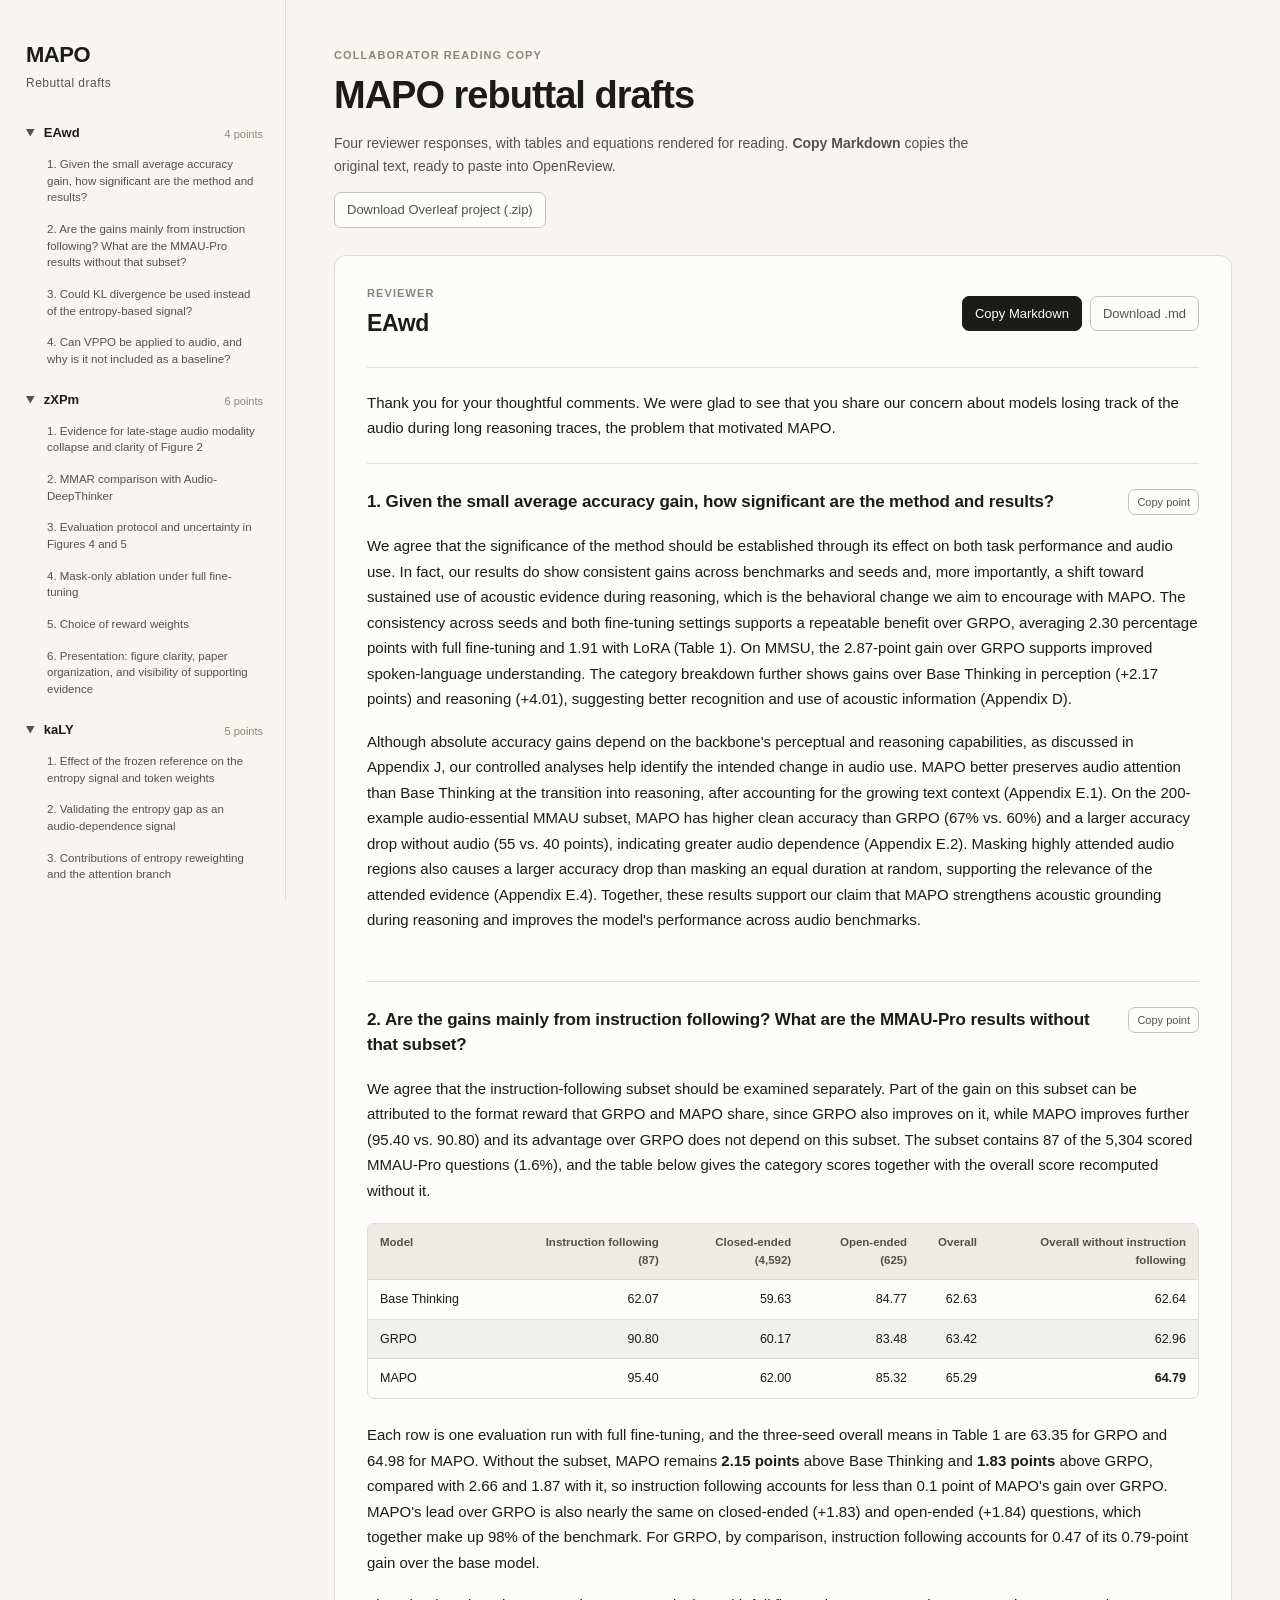
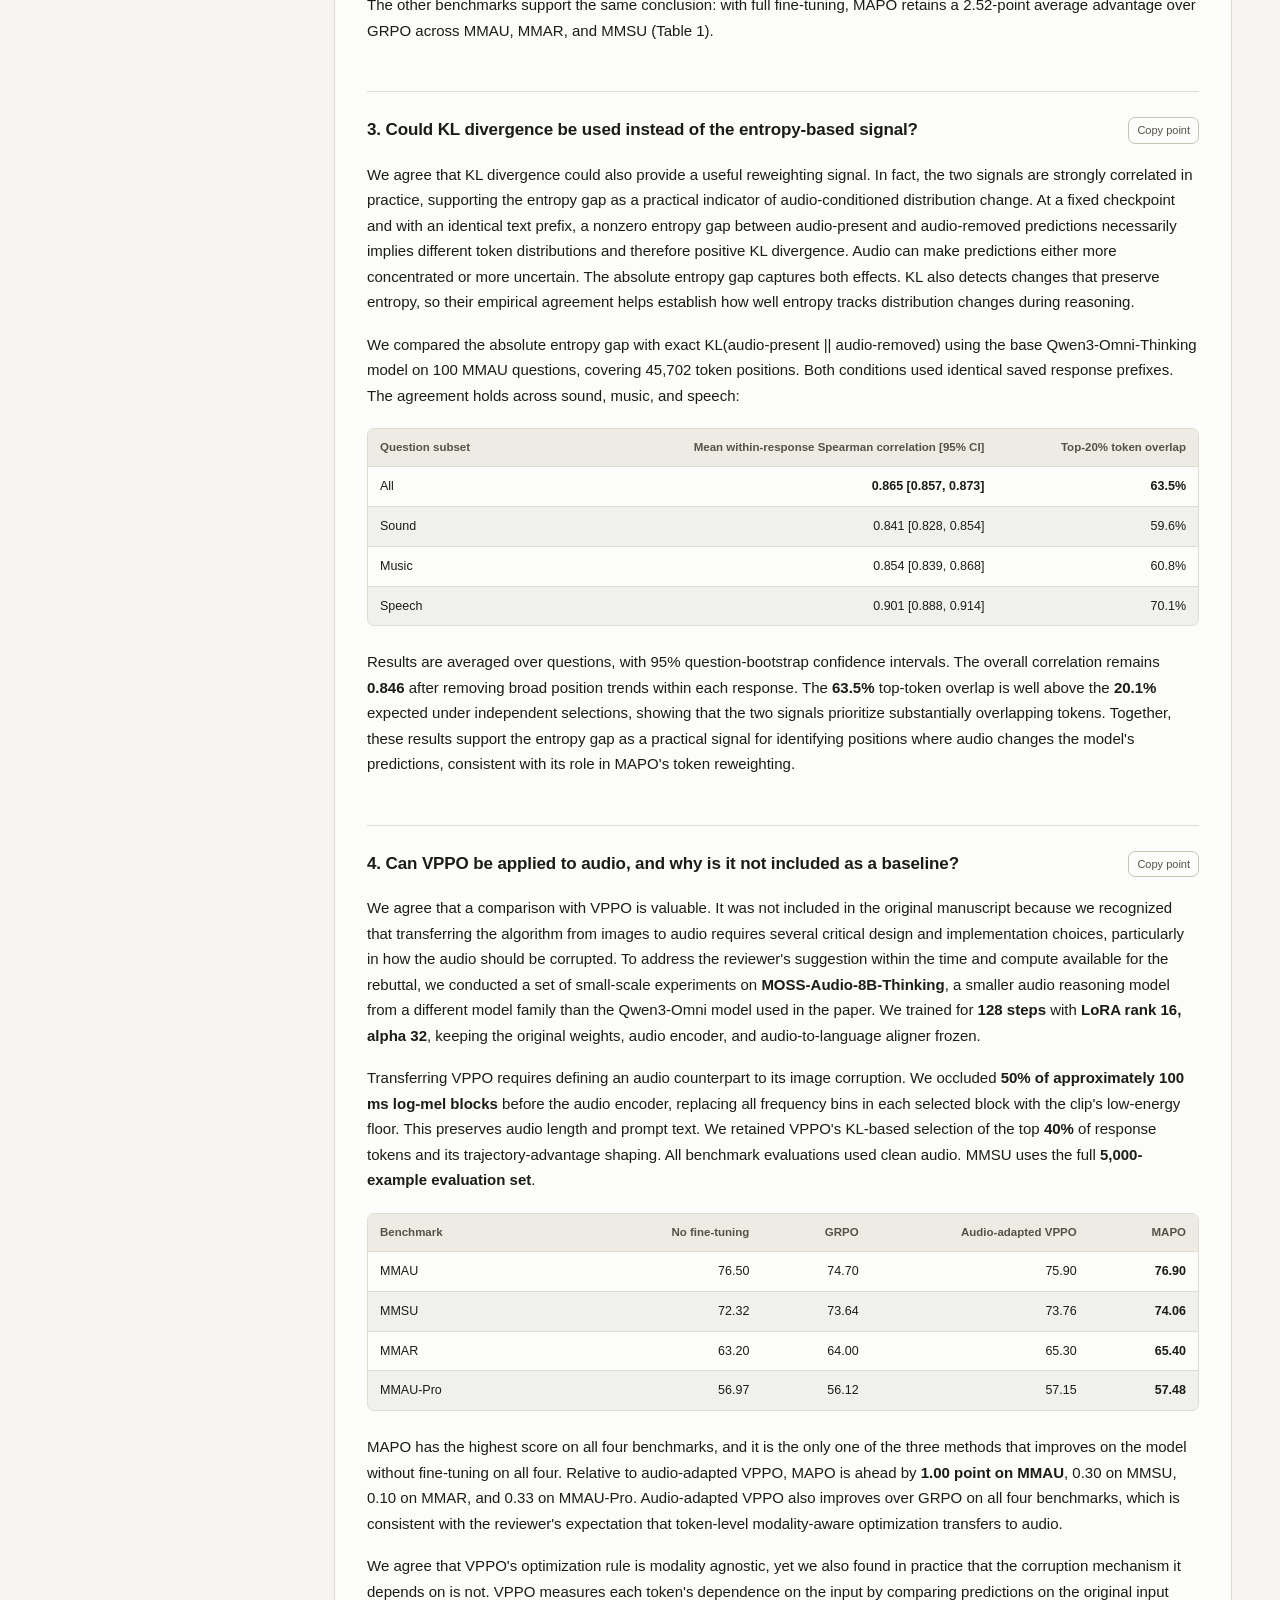
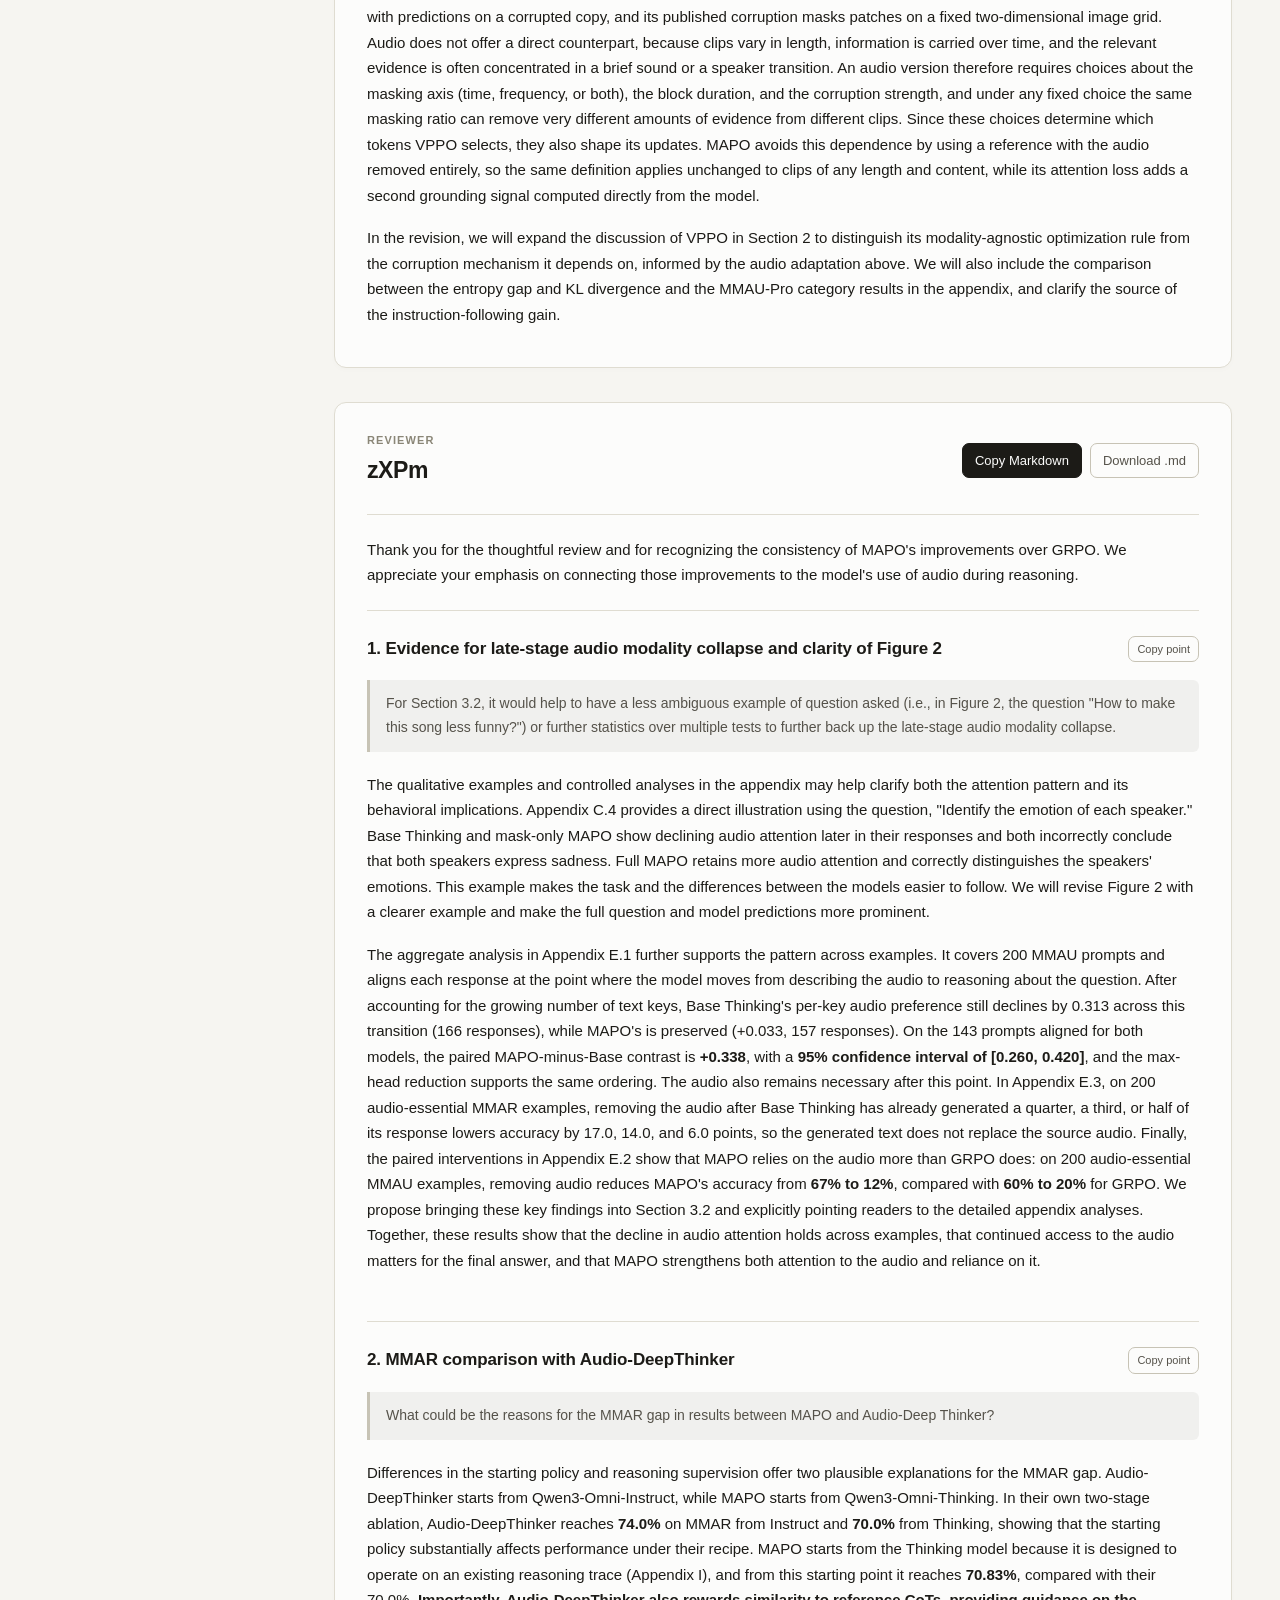
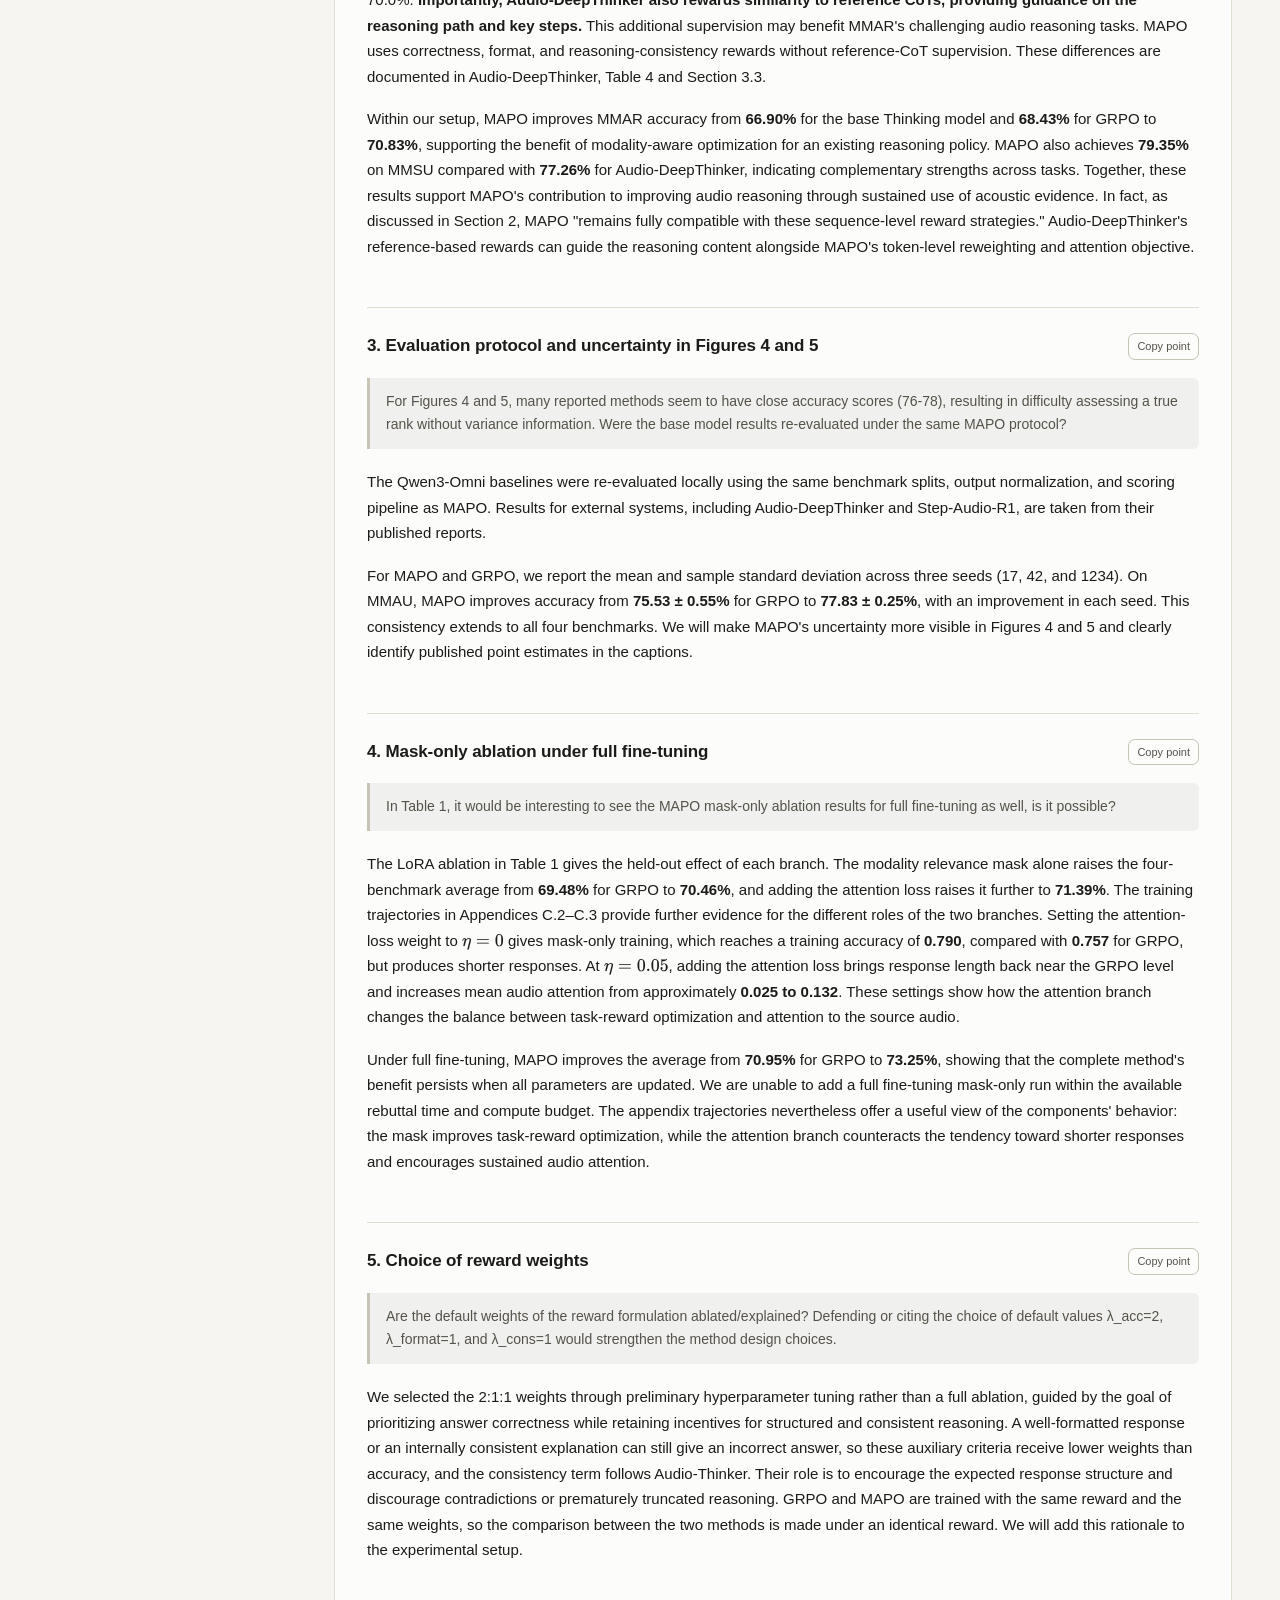
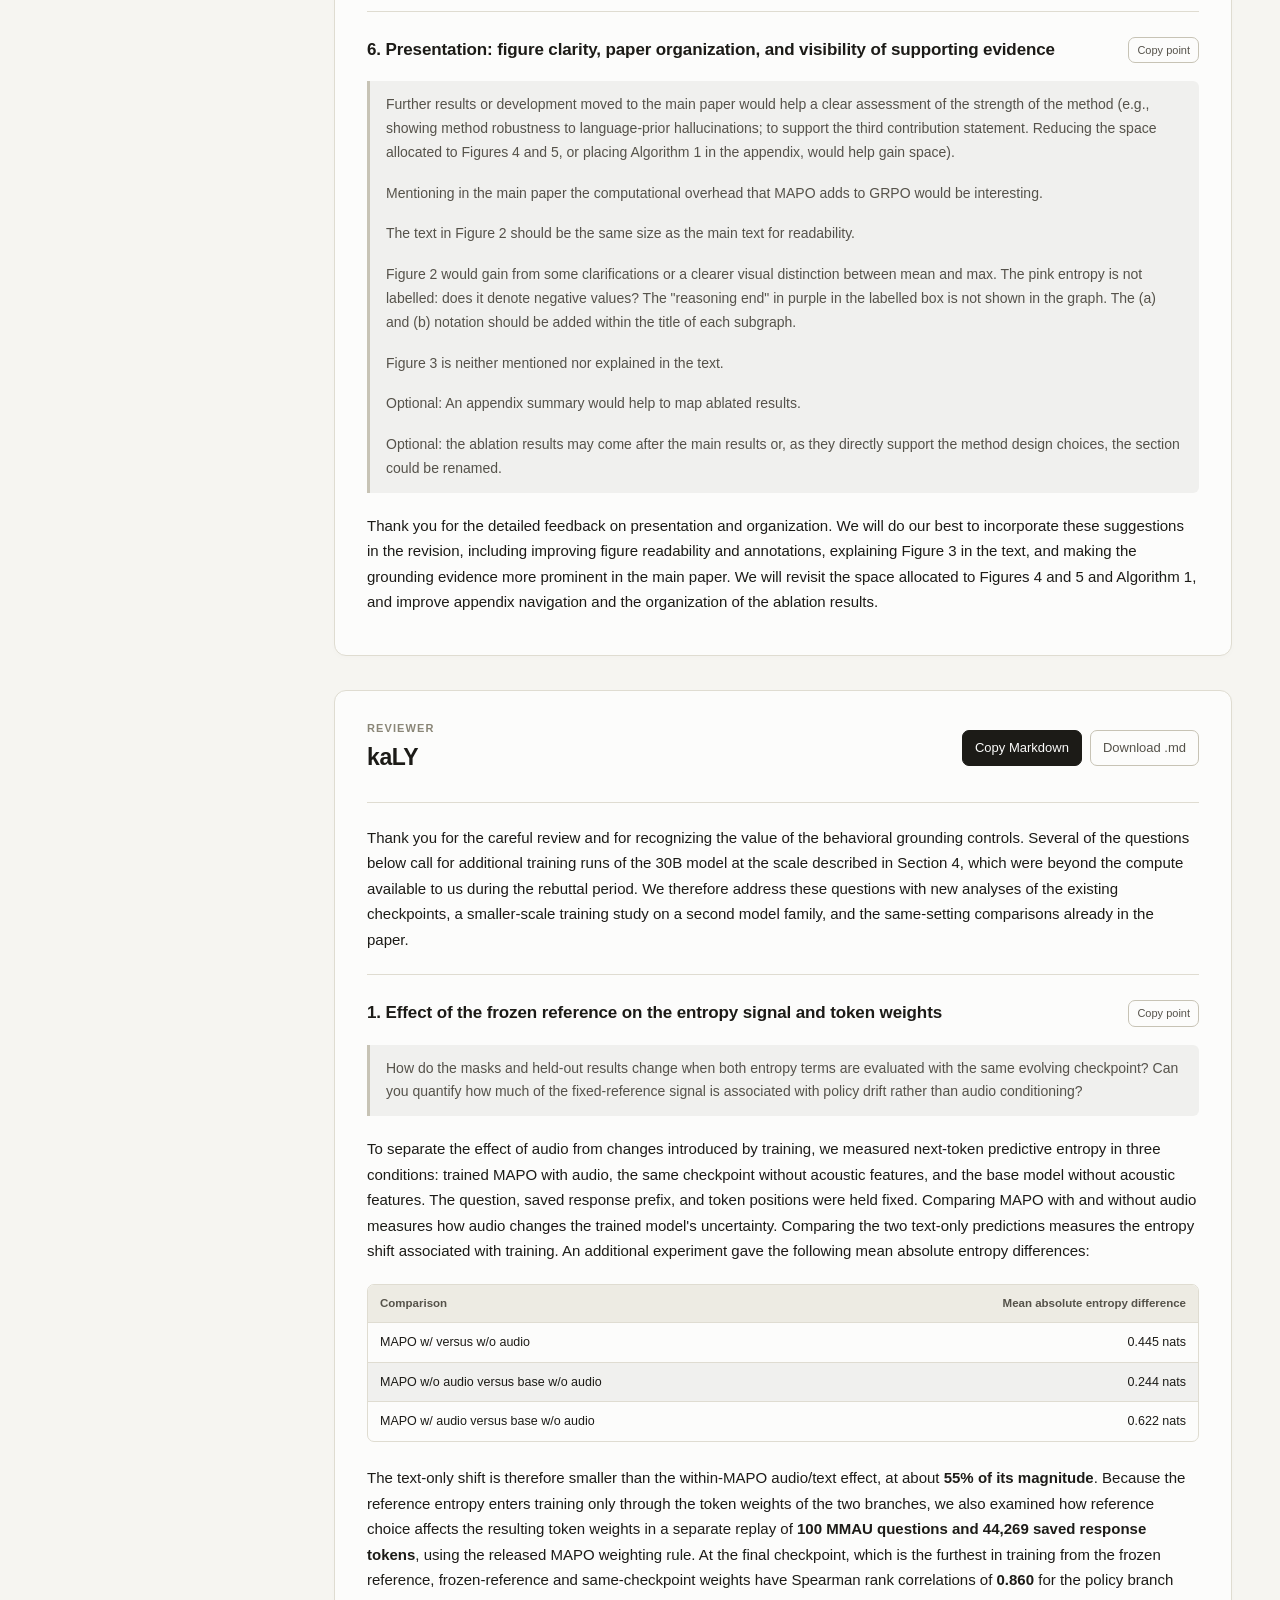
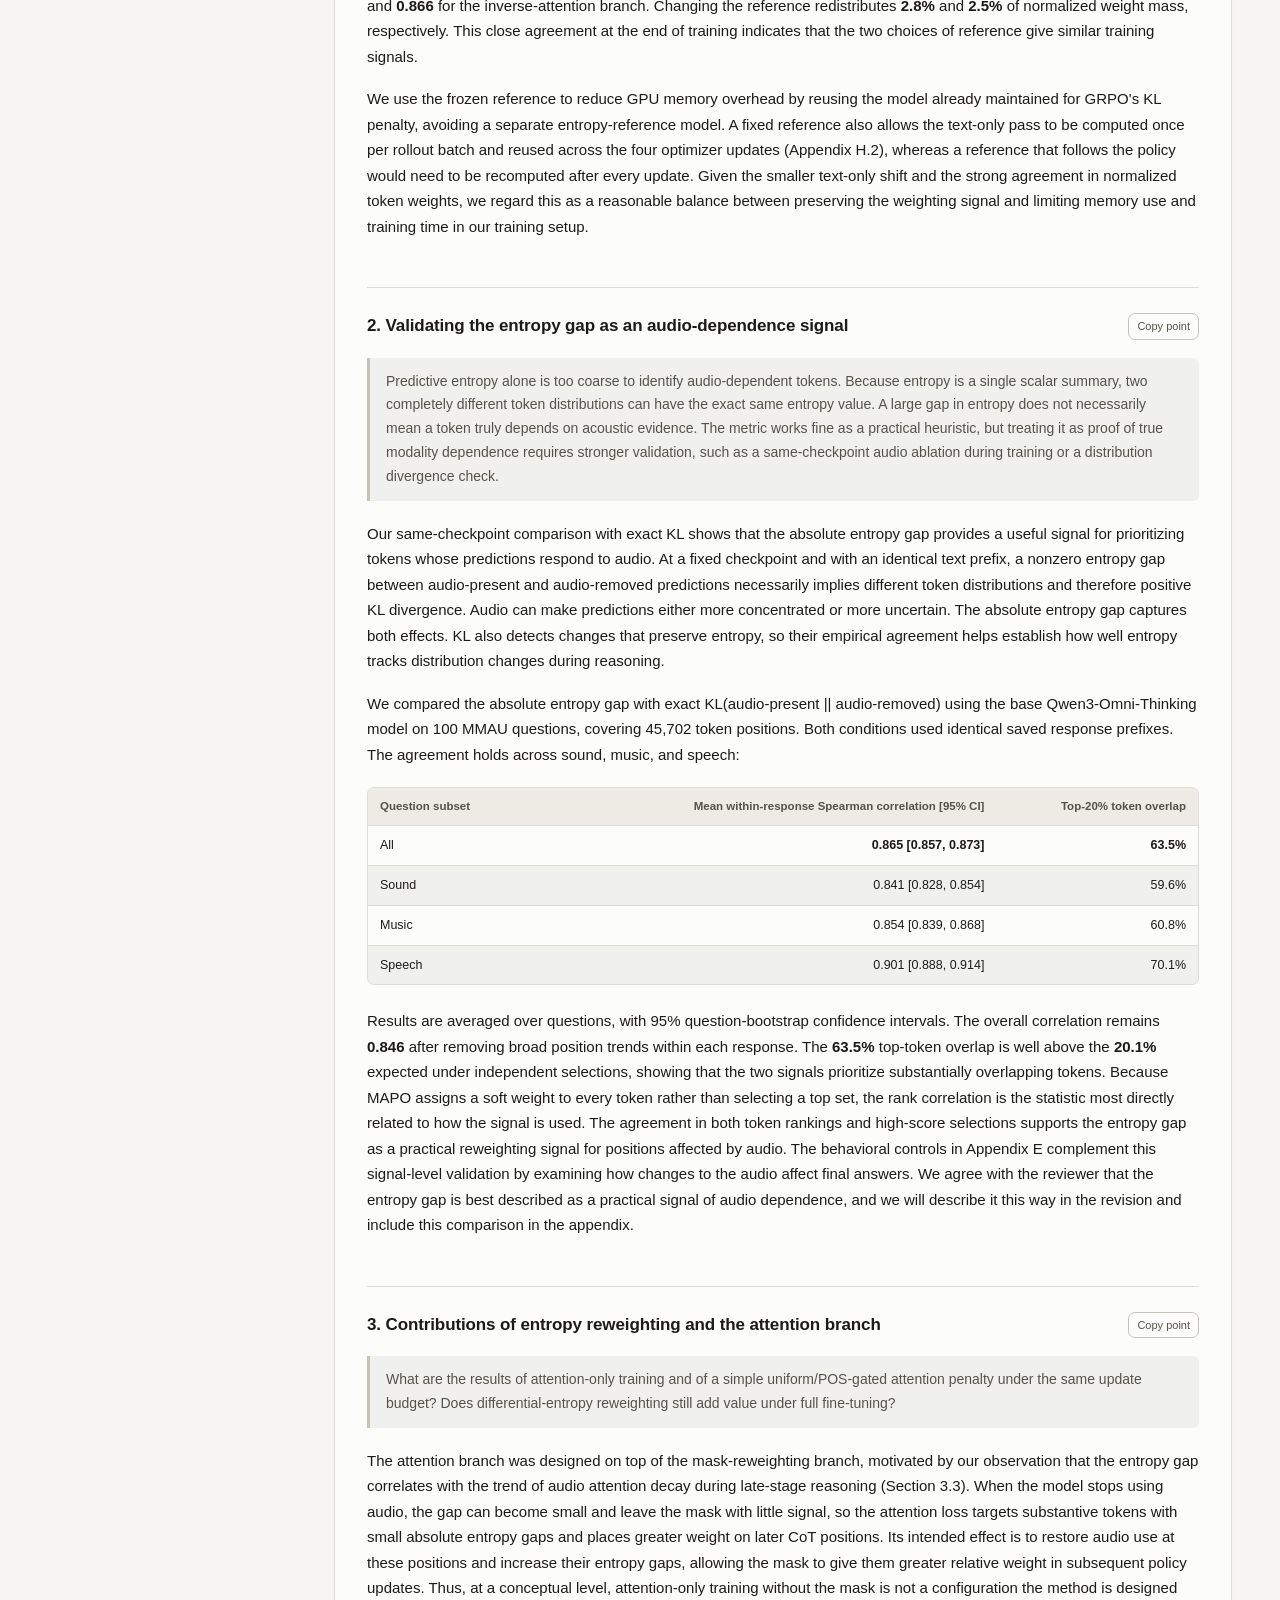
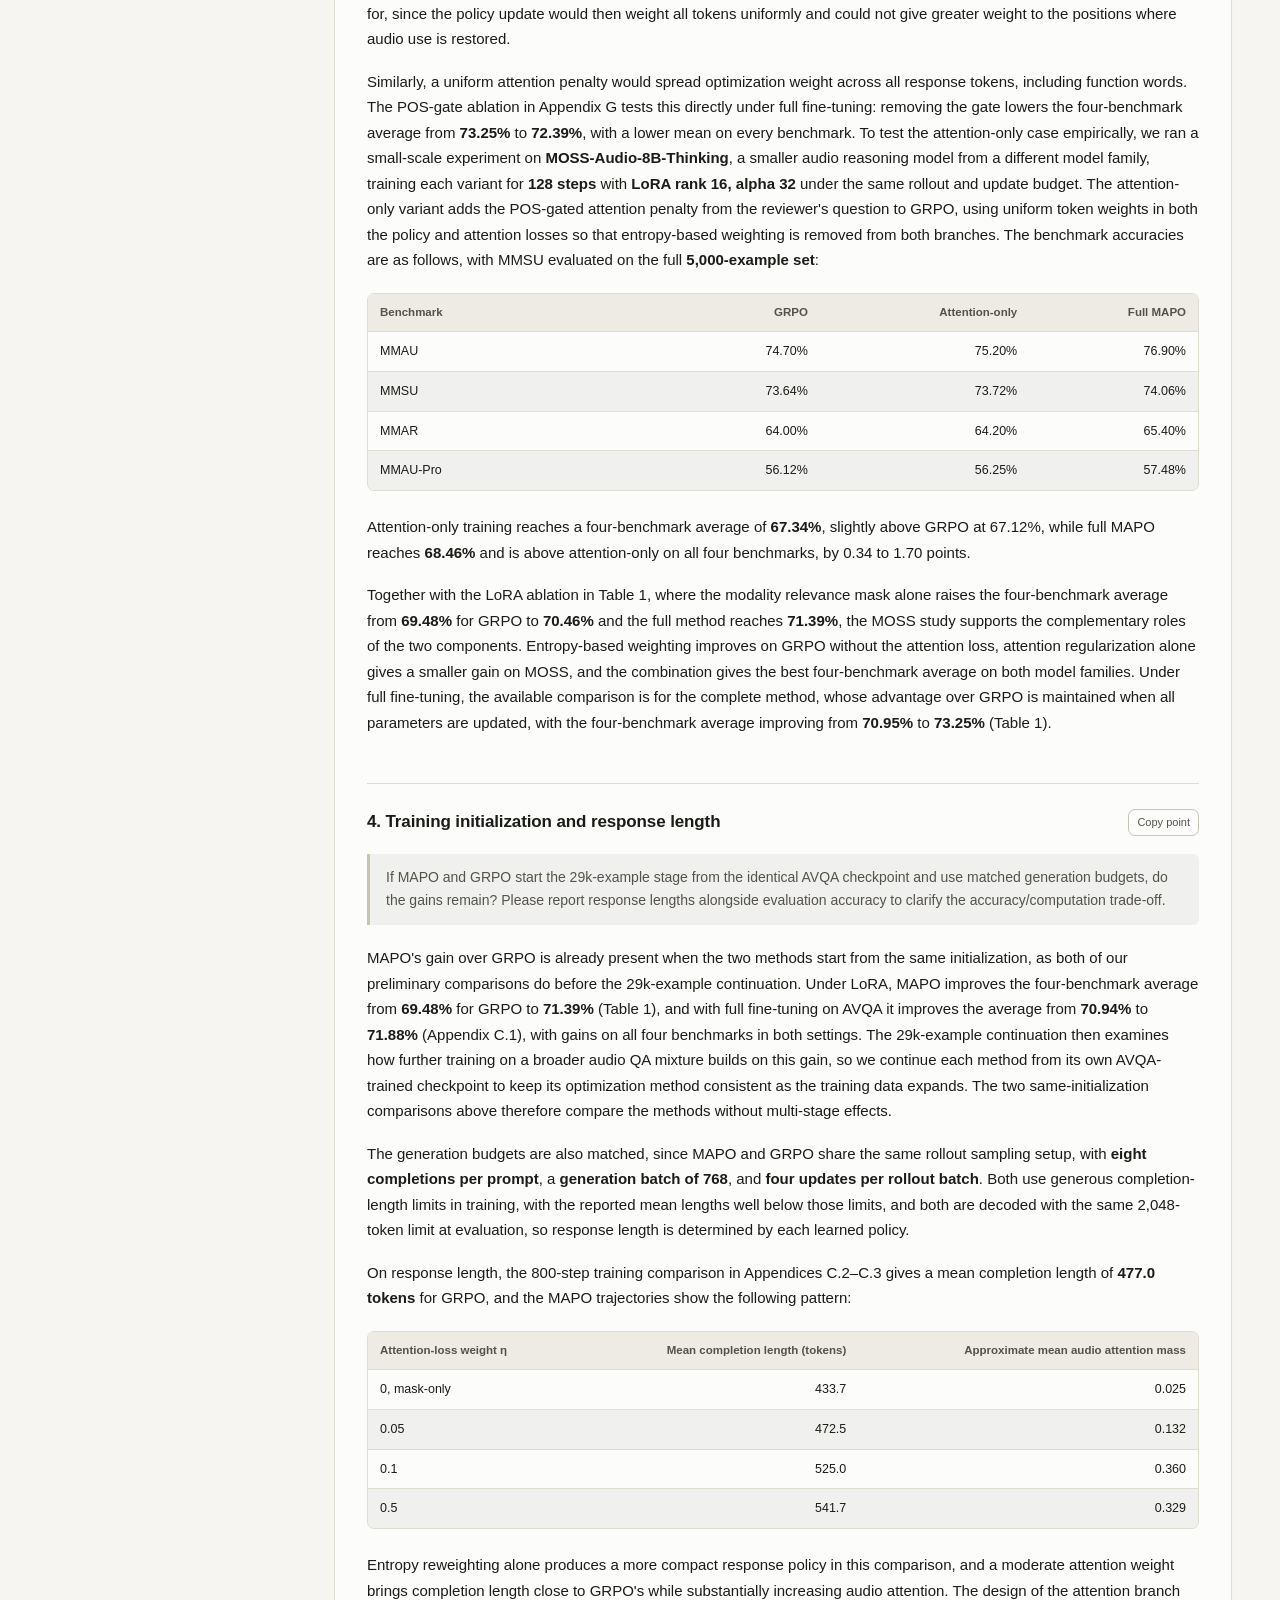
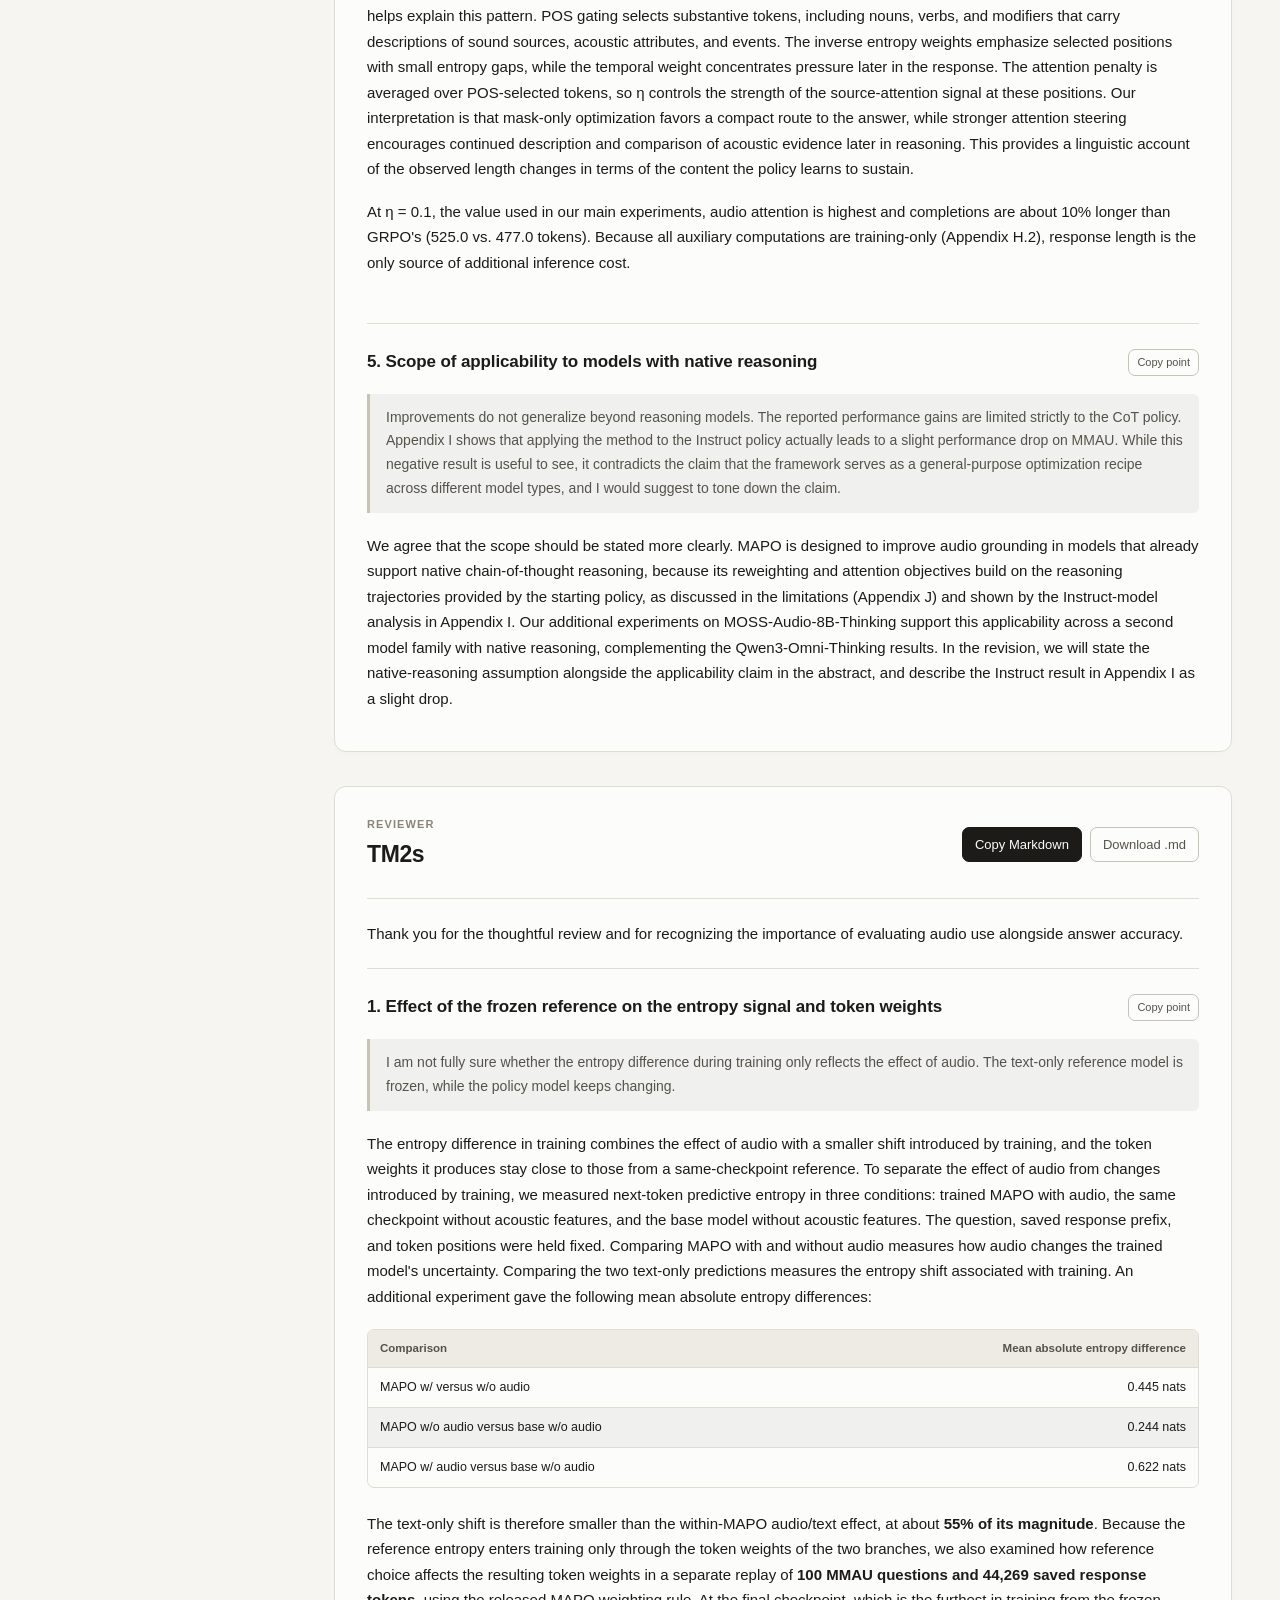
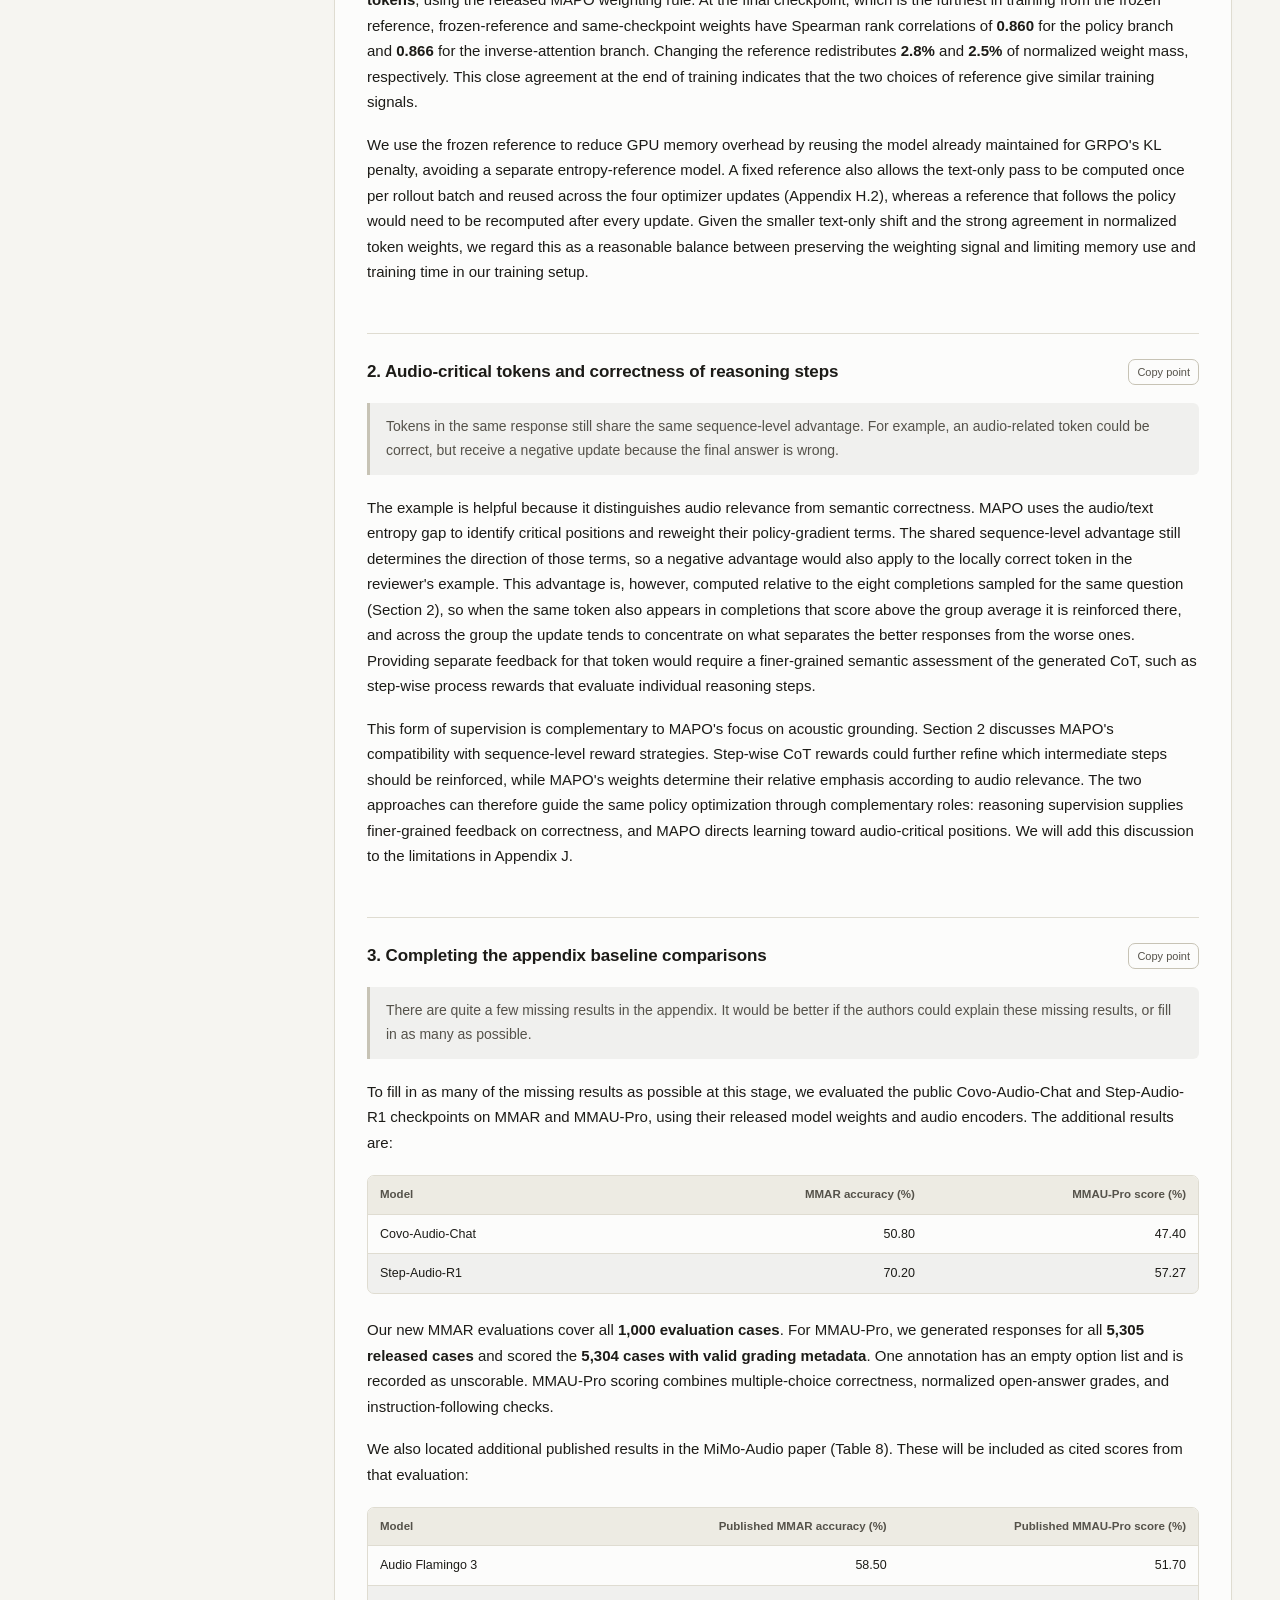
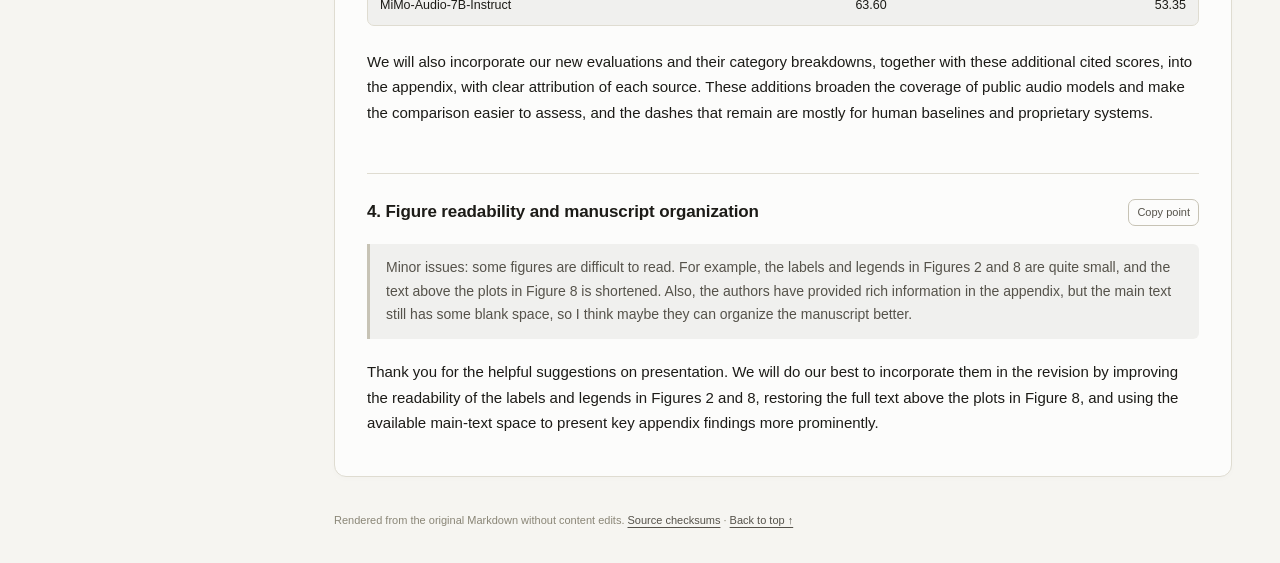
<file: index.html>
<!doctype html>
<html lang="en">
<head>
<meta charset="utf-8">
<meta name="viewport" content="width=device-width, initial-scale=1">
<meta name="description" content="MAPO rebuttal drafts, rendered from the original Markdown with exact-source copying and downloads.">
<meta name="color-scheme" content="light dark">
<title>MAPO · Rebuttal drafts</title>
<style>/* Theme adapted from the html-report skill htmlkit.py. */

:root{color-scheme:light;--surface-0:#f6f5f1;--surface-1:#fcfcfb;--surface-2:#edebe3;
--border:#dfdcd1;--border-strong:#c7c3b5;--text-primary:#1c1b17;--text-secondary:#55524a;
--text-muted:#8a8677;--series-sed:#2a78d6;--series-asr:#178a17;--series-speaker:#d55187;
--pair-sed-asr:#e0692c;--pair-sed-speaker:#5647b0;--diverge-neg:#d83a3a;--grid:#e4e1d6;
--w-muted:#9b9686;--band:rgba(90,88,78,.07);--ok:#178a17;--bad:#d83a3a;}
@media (prefers-color-scheme:dark){:root:where(:not([data-theme=light])){color-scheme:dark;
--surface-0:#141311;--surface-1:#1a1a19;--surface-2:#232120;--border:#38362f;
--border-strong:#4a473d;--text-primary:#f3f1ea;--text-secondary:#c2beb0;--text-muted:#8f8c7e;
--series-sed:#4a97ee;--series-asr:#3ec03e;--series-speaker:#e06a9c;--pair-sed-asr:#ec8148;
--pair-sed-speaker:#8878e6;--diverge-neg:#ec6a6a;--grid:#322f29;--w-muted:#6f6c60;
--band:rgba(200,197,186,.06);--ok:#3ec03e;--bad:#ec6a6a;}}
:root[data-theme=dark]{color-scheme:dark;--surface-0:#141311;--surface-1:#1a1a19;
--surface-2:#232120;--border:#38362f;--border-strong:#4a473d;--text-primary:#f3f1ea;
--text-secondary:#c2beb0;--text-muted:#8f8c7e;--series-sed:#4a97ee;--series-asr:#3ec03e;
--series-speaker:#e06a9c;--pair-sed-asr:#ec8148;--pair-sed-speaker:#8878e6;
--diverge-neg:#ec6a6a;--grid:#322f29;--w-muted:#6f6c60;--band:rgba(200,197,186,.06);
--ok:#3ec03e;--bad:#ec6a6a;}
*{box-sizing:border-box}html,body{margin:0;padding:0}
body{background:var(--surface-0);color:var(--text-primary);font-size:16px;line-height:1.55;
font-family:Palatino,"Palatino Linotype","Iowan Old Style",Georgia,serif;-webkit-font-smoothing:antialiased}
.sans{font-family:-apple-system,BlinkMacSystemFont,"Segoe UI",Roboto,Helvetica,Arial,sans-serif}
.mono{font-family:ui-monospace,"SF Mono","Cascadia Code",Consolas,monospace;font-variant-numeric:tabular-nums}
.wrap{max-width:960px;margin:0 auto;padding:0 24px}
header.hero{padding:44px 0 12px}
h1{font-size:30px;line-height:1.15;margin:0 0 6px;text-wrap:balance}
.sub{color:var(--text-secondary);font-size:16px}
.kicker{font-size:12.5px;letter-spacing:.09em;text-transform:uppercase;color:var(--text-muted);
font-family:inherit;margin-bottom:10px}
section{padding:22px 0;border-top:1px solid var(--border)}
h2{font-size:21px;margin:0 0 4px;text-wrap:balance}
.lead{color:var(--text-secondary);margin:0 0 16px}
.stat-row{display:grid;grid-template-columns:repeat(auto-fit,minmax(150px,1fr));gap:12px;margin:6px 0 4px}
.tile{background:var(--surface-1);border:1px solid var(--border);border-radius:12px;padding:14px 16px}
.tile .l{font-size:12px;letter-spacing:.03em;text-transform:uppercase;color:var(--text-muted)}
.tile .v{font-size:26px;font-weight:600;font-variant-numeric:tabular-nums;margin-top:2px}
.tile .s{font-size:12.5px;color:var(--text-secondary);margin-top:2px}
.card{background:var(--surface-1);border:1px solid var(--border);border-radius:14px;padding:16px 18px;margin:14px 0}
.card h3{margin:0 0 8px;font-size:15.5px}
.grid2{display:grid;grid-template-columns:1fr 1fr;gap:16px}
@media(max-width:720px){.grid2{grid-template-columns:1fr}}
.chart{width:100%;height:auto;display:block}
.grid{stroke:var(--grid);stroke-width:1}
.vmark{stroke:var(--text-muted);stroke-width:1.4;stroke-dasharray:4 4}
text{fill:var(--text-secondary);font-family:inherit}
.ax-y{font-size:10.5px;text-anchor:end}.ax-x{font-size:10.5px;text-anchor:middle}
.ax-title{font-size:11px;text-anchor:middle;fill:var(--text-muted)}
.legend{display:flex;flex-wrap:wrap;gap:14px;margin:8px 2px 2px;font-size:13px;color:var(--text-secondary)}
.lg{display:inline-flex;align-items:center;gap:6px}.sw{width:12px;height:12px;border-radius:3px;display:inline-block}
.finding{border-left:3px solid var(--diverge-neg);background:var(--band);padding:10px 14px;border-radius:0 8px 8px 0;margin:12px 0;font-size:15px}
.finding.ok{border-left-color:var(--ok)}.finding b{font-weight:600}
table{width:100%;border-collapse:collapse;font-size:14px;margin:6px 0}
th,td{text-align:right;padding:6px 10px;border-bottom:1px solid var(--border)}
th:first-child,td:first-child{text-align:left}
thead th{color:var(--text-muted);font-weight:500;font-size:12.5px;text-transform:uppercase;letter-spacing:.03em}
.fig{width:100%;border-radius:8px;display:block;border:1px solid var(--border)}
.cap{font-size:13px;color:var(--text-secondary);margin:6px 2px 2px}.cap .mono{color:var(--text-primary)}
.asset-label{margin:12px 2px 5px;color:var(--text-muted);font-size:12px;font-weight:600;
letter-spacing:.06em;text-transform:uppercase}
.pill{display:inline-block;padding:1px 8px;border-radius:99px;font-size:12px;border:1px solid var(--border-strong)}
.muted{color:var(--text-muted)}
footer{padding:26px 0 60px;color:var(--text-muted);font-size:13px;border-top:1px solid var(--border)}
.equation{overflow-x:auto;margin:14px 0;padding:14px 16px;border-radius:9px;
background:var(--surface-2)}
.equation mjx-container[display="true"]{margin:0!important}
mjx-container{max-width:100%}

/* Reader layout. Source response prose is never rewritten. */
html { scroll-behavior: smooth; scroll-padding-top: 28px; }
body { font-family: -apple-system,BlinkMacSystemFont,"Segoe UI",Roboto,Helvetica,Arial,sans-serif; line-height: 1.7; }
a { color: var(--series-sed); text-underline-offset: 3px; }
button, .button { font: inherit; font-size: 13px; cursor: pointer; color: var(--text-secondary); border: 1px solid var(--border-strong); border-radius: 7px; background: var(--surface-1); padding: 7px 12px; line-height: 1.5; text-decoration: none; white-space: nowrap; }
button:hover, .button:hover { background: var(--surface-2); color: var(--text-primary); }
button.primary { background: var(--text-primary); color: var(--surface-1); border-color: var(--text-primary); }
button.primary:hover { opacity: .86; }
:focus-visible { outline: 3px solid var(--series-sed); outline-offset: 4px; }
.layout { max-width: 1500px; margin: 0 auto; display: grid; grid-template-columns: 286px minmax(0,1fr); }
.sidebar { position: sticky; top: 0; height: 100vh; overflow-y: auto; padding: 36px 22px 28px 26px; border-right: 1px solid var(--border); font-size: 13px; }
.brand { display: block; font-size: 22px; font-weight: 750; letter-spacing: -.5px; color: var(--text-primary); text-decoration: none; margin-bottom: 28px; }
.brand span { display: block; font-size: 12px; font-weight: 450; letter-spacing: .04em; color: var(--text-secondary); }
.sidebar details { margin: 0 0 18px; }
.sidebar summary { cursor: pointer; color: var(--text-secondary); font-weight: 600; }
.sidebar summary a { text-decoration: none; color: var(--text-primary); margin-left: 4px; }
.sidebar summary span { float: right; color: var(--text-muted); font-size: 11px; font-weight: 400; padding-top: 3px; }
.sidebar ol { list-style: none; padding: 0 0 0 15px; margin: 9px 0 0; }
.sidebar li { margin: 0 0 9px; line-height: 1.45; }
.sidebar li a { display: block; color: var(--text-secondary); font-size: 11.5px; text-decoration: none; padding: 3px 6px; border-radius: 4px; }
.sidebar li a:hover, .sidebar li a[aria-current="location"] { color: var(--series-sed); background: var(--band); }
.sidebar-footer { border-top: 1px solid var(--border); padding-top: 18px; display: flex; flex-direction: column; gap: 10px; align-items: flex-start; font-size: 12px; }
.sidebar-footer a { text-decoration: none; }
main { min-width: 0; padding: 46px 48px 0; max-width: 1140px; }
.page-header { max-width: 850px; padding-bottom: 27px; }
.eyebrow { font-size: 11px; font-weight: 600; color: var(--text-muted); letter-spacing: .1em; text-transform: uppercase; margin: 0 0 8px; }
h1 { font-size: clamp(28px,3.5vw,38px); letter-spacing: -1px; line-height: 1.2; }
.page-header > p:last-of-type { font-size: 14px; color: var(--text-secondary); max-width: 680px; margin-top: 14px; line-height: 1.65; }
.reviewer { background: var(--surface-1); border: 1px solid var(--border); border-radius: 12px; padding: 28px 32px 14px; margin: 0 0 34px; box-shadow: 0 2px 6px rgba(0,0,0,.015); scroll-margin-top: 24px; }
.reviewer-header { display: flex; align-items: center; justify-content: space-between; flex-wrap: wrap; gap: 14px; padding-bottom: 24px; margin-bottom: 22px; border-bottom: 1px solid var(--border); }
.reviewer-header .eyebrow { margin-bottom: 1px; }
.reviewer-header h2 { font-size: 23px; letter-spacing: -.4px; margin: 0; }
.reviewer-actions { display: flex; gap: 8px; flex-wrap: wrap; }
.response-content { font-size: 15px; overflow-wrap: break-word; }
.response-content p { margin: 0 0 17px; }
.response-point { border-top: 1px solid var(--border); padding: 25px 0 9px; margin-top: 22px; scroll-margin-top: 22px; }
.point-heading { display: flex; align-items: flex-start; justify-content: space-between; gap: 14px; margin: 0 0 18px; }
.point-heading h3 { font-size: 17px; line-height: 1.5; margin: 0; font-weight: 650; letter-spacing: -.12px; }
.point-heading button { flex-shrink: 0; font-size: 11px; padding: 4px 8px; }
blockquote { border-left: 3px solid var(--border-strong); background: var(--band); margin: 0 0 20px; padding: 12px 16px; border-radius: 0 6px 6px 0; color: var(--text-secondary); font-size: 14px; }
blockquote p:last-child { margin-bottom: 0; }
.table-scroll { overflow-x: auto; max-width: 100%; margin: 20px 0 23px; border: 1px solid var(--border); border-radius: 7px; }
table { width: 100%; font-size: 12.5px; line-height: 1.5; margin: 0; font-variant-numeric: tabular-nums; }
th, td { padding: 10px 12px; vertical-align: top; text-align: left; min-width: 70px; }
thead th { font-size: 11.5px; text-transform: none; letter-spacing: 0; color: var(--text-secondary); background: var(--surface-2); font-weight: 600; }
tbody tr:last-child td { border-bottom: 0; }
tbody tr:nth-child(even) { background: var(--band); }
td:first-child, th:first-child { min-width: 150px; }
.response-content strong { font-weight: 650; }
.response-content code { font-size: .9em; padding: 1px 4px; background: var(--surface-2); border-radius: 3px; }
.page-footer { font-size: 11px; color: var(--text-muted); line-height: 1.7; padding: 0 0 34px; border: 0; }
.page-footer a { color: var(--text-secondary); }
.mobile-reviewers { display: none; }
.sr-only { position: absolute; width: 1px; height: 1px; padding: 0; margin: -1px; overflow: hidden; clip: rect(0,0,0,0); white-space: nowrap; border: 0; }
.skip-link { position: fixed; top: -80px; left: 20px; z-index: 100; background: var(--surface-1); padding: 10px; border: 1px solid var(--border); }
.skip-link:focus { top: 10px; }
.toast { position: fixed; bottom: 25px; left: 50%; transform: translateX(-50%); z-index: 50; background: var(--text-primary); color: var(--surface-1); padding: 10px 20px; border-radius: 9px; box-shadow: 0 4px 18px rgba(0,0,0,.18); font-size: 13px; max-width: 90vw; }
dialog { background: var(--surface-1); color: var(--text-primary); border: 1px solid var(--border); border-radius: 12px; width: min(760px,94vw); padding: 24px; }
dialog::backdrop { background: rgba(0,0,0,.4); }
dialog p { font-size: 14px; }
dialog textarea { width: 100%; height: 48vh; padding: 12px; font-size: 13px; line-height: 1.5; color: var(--text-primary); background: var(--surface-0); border: 1px solid var(--border); }
dialog form > div { display: flex; justify-content: flex-end; gap: 8px; margin-top: 12px; }
@media (max-width:1100px) { .layout { grid-template-columns: 240px minmax(0,1fr); } .sidebar { padding-left: 18px; padding-right: 16px; } main { padding: 34px 26px 0; } .reviewer { padding: 24px 24px 12px; } }
@media (max-width:780px) { .layout { display: block; } .sidebar { display: none; } main { padding: 24px 16px 0; } .page-header { padding: 0 4px 24px; } .reviewer { padding: 22px 20px 10px; margin-bottom: 24px; } .reviewer-header { align-items: flex-start; gap: 12px; } .mobile-reviewers { display: flex; flex-wrap: wrap; gap: 8px; margin-top: 18px; } .mobile-reviewers a { text-decoration: none; padding: 4px 12px; border: 1px solid var(--border); border-radius: 20px; font-size: 13px; } .point-heading { flex-wrap: wrap; gap: 8px; } .response-content { font-size: 14px; } .point-heading h3 { font-size: 16px; } blockquote { font-size: 13px; padding: 10px 12px; } th,td { padding: 9px 10px; } }
@media (prefers-reduced-motion:reduce) { html { scroll-behavior: auto; } }
@media print { :root { color-scheme: light; --surface-0:#fff; --surface-1:#fff; --text-primary:#111; --text-secondary:#333; --border:#ddd; } .sidebar, .web-only, .reviewer-actions, .page-header, .page-footer, .toast, dialog, .skip-link { display: none !important; } .layout { display: block; } main { max-width: none; padding: 0; } .reviewer { border: 0; padding: 0; box-shadow: none; break-before: page; } .reviewer:first-of-type { break-before: auto; } .reviewer-header { padding-bottom: 12px; } .table-scroll { overflow: visible; } table { font-size: 10px; } tr { break-inside: avoid; } h3 { break-after: avoid; } }
</style>
<script>try { const theme = localStorage.getItem('mapo-theme'); if (theme) document.documentElement.dataset.theme = theme; } catch (_) {}</script>
<script>window.MathJax = {tex: {inlineMath: [['\\(', '\\)']], displayMath: [['\\[', '\\]']]}, svg: {fontCache: 'global'}, options: {skipHtmlTags: ['script', 'noscript', 'style', 'textarea', 'pre', 'code']}};</script>
<script id="MathJax-script" defer src="vendor/mathjax/tex-svg.js"></script>
</head>
<body>
<a class="skip-link" href="#main">Skip to responses</a>
<div class="layout">
<aside class="sidebar" aria-label="Response navigation">
<a class="brand" href="#top">MAPO<span>Rebuttal drafts</span></a>
<nav aria-label="Reviewers and points"><details open><summary><a href="#EAwd">EAwd</a><span>4 points</span></summary><ol><li><a href="#EAwd-1">1. Given the small average accuracy gain, how significant are the method and results?</a></li><li><a href="#EAwd-2">2. Are the gains mainly from instruction following? What are the MMAU-Pro results without that subset?</a></li><li><a href="#EAwd-3">3. Could KL divergence be used instead of the entropy-based signal?</a></li><li><a href="#EAwd-4">4. Can VPPO be applied to audio, and why is it not included as a baseline?</a></li></ol></details><details open><summary><a href="#zXPm">zXPm</a><span>6 points</span></summary><ol><li><a href="#zXPm-1">1. Evidence for late-stage audio modality collapse and clarity of Figure 2</a></li><li><a href="#zXPm-2">2. MMAR comparison with Audio-DeepThinker</a></li><li><a href="#zXPm-3">3. Evaluation protocol and uncertainty in Figures 4 and 5</a></li><li><a href="#zXPm-4">4. Mask-only ablation under full fine-tuning</a></li><li><a href="#zXPm-5">5. Choice of reward weights</a></li><li><a href="#zXPm-6">6. Presentation: figure clarity, paper organization, and visibility of supporting evidence</a></li></ol></details><details open><summary><a href="#kaLY">kaLY</a><span>5 points</span></summary><ol><li><a href="#kaLY-1">1. Effect of the frozen reference on the entropy signal and token weights</a></li><li><a href="#kaLY-2">2. Validating the entropy gap as an audio-dependence signal</a></li><li><a href="#kaLY-3">3. Contributions of entropy reweighting and the attention branch</a></li><li><a href="#kaLY-4">4. Training initialization and response length</a></li><li><a href="#kaLY-5">5. Scope of applicability to models with native reasoning</a></li></ol></details><details open><summary><a href="#TM2s">TM2s</a><span>4 points</span></summary><ol><li><a href="#TM2s-1">1. Effect of the frozen reference on the entropy signal and token weights</a></li><li><a href="#TM2s-2">2. Audio-critical tokens and correctness of reasoning steps</a></li><li><a href="#TM2s-3">3. Completing the appendix baseline comparisons</a></li><li><a href="#TM2s-4">4. Figure readability and manuscript organization</a></li></ol></details></nav>
<div class="sidebar-footer"><a href="mapo-rebuttal-overleaf.zip" download>Download Overleaf project ↓</a><a href="responses.zip" download>Download all Markdown ↓</a><a href="https://github.com/BorrisonXiao/MAPO-Rebuttal">View repository ↗</a><button id="theme-toggle" type="button">Switch theme</button></div>
</aside>
<main id="main">
<header class="page-header" id="top"><p class="eyebrow">Collaborator reading copy</p><h1>MAPO rebuttal drafts</h1><p>Four reviewer responses, with tables and equations rendered for reading. <strong>Copy Markdown</strong> copies the original text, ready to paste into OpenReview.</p><div class="reviewer-actions page-downloads"><a class="button" href="mapo-rebuttal-overleaf.zip" download>Download Overleaf project (.zip)</a></div><div class="mobile-reviewers" aria-label="Jump to reviewer"><a href="#EAwd">EAwd</a><a href="#zXPm">zXPm</a><a href="#kaLY">kaLY</a><a href="#TM2s">TM2s</a></div></header>
<article class="reviewer" id="EAwd" aria-labelledby="label-EAwd">
<header class="reviewer-header"><div><p class="eyebrow">Reviewer</p><h2 id="label-EAwd">EAwd</h2></div>
<div class="reviewer-actions"><button class="copy-button primary" data-copy="EAwd">Copy Markdown</button><a class="button" href="responses/EAwd.md" download>Download .md</a></div></header>
<div class="response-content"><p>Thank you for your thoughtful comments. We were glad to see that you share our concern about models losing track of the audio during long reasoning traces, the problem that motivated MAPO.</p>
<section class="response-point" id="EAwd-1">
<div class="point-heading"><h3>1. Given the small average accuracy gain, how significant are the method and results?</h3><button class="copy-button web-only" data-copy="EAwd" data-point="1" aria-label="Copy Markdown for EAwd, point 1">Copy point</button></div>
<p>We agree that the significance of the method should be established through its effect on both task performance and audio use. In fact, our results do show consistent gains across benchmarks and seeds and, more importantly, a shift toward sustained use of acoustic evidence during reasoning, which is the behavioral change we aim to encourage with MAPO. The consistency across seeds and both fine-tuning settings supports a repeatable benefit over GRPO, averaging 2.30 percentage points with full fine-tuning and 1.91 with LoRA (Table 1). On MMSU, the 2.87-point gain over GRPO supports improved spoken-language understanding. The category breakdown further shows gains over Base Thinking in perception (+2.17 points) and reasoning (+4.01), suggesting better recognition and use of acoustic information (Appendix D).</p>
<p>Although absolute accuracy gains depend on the backbone's perceptual and reasoning capabilities, as discussed in Appendix J, our controlled analyses help identify the intended change in audio use. MAPO better preserves audio attention than Base Thinking at the transition into reasoning, after accounting for the growing text context (Appendix E.1). On the 200-example audio-essential MMAU subset, MAPO has higher clean accuracy than GRPO (67% vs. 60%) and a larger accuracy drop without audio (55 vs. 40 points), indicating greater audio dependence (Appendix E.2). Masking highly attended audio regions also causes a larger accuracy drop than masking an equal duration at random, supporting the relevance of the attended evidence (Appendix E.4). Together, these results support our claim that MAPO strengthens acoustic grounding during reasoning and improves the model's performance across audio benchmarks.</p>
</section><section class="response-point" id="EAwd-2">
<div class="point-heading"><h3>2. Are the gains mainly from instruction following? What are the MMAU-Pro results without that subset?</h3><button class="copy-button web-only" data-copy="EAwd" data-point="2" aria-label="Copy Markdown for EAwd, point 2">Copy point</button></div>
<p>We agree that the instruction-following subset should be examined separately. Part of the gain on this subset can be attributed to the format reward that GRPO and MAPO share, since GRPO also improves on it, while MAPO improves further (95.40 vs. 90.80) and its advantage over GRPO does not depend on this subset. The subset contains 87 of the 5,304 scored MMAU-Pro questions (1.6%), and the table below gives the category scores together with the overall score recomputed without it.</p>
<div class="table-scroll" role="region" aria-label="Table 1. EAwd, 2. Are the gains mainly from instruction following? What are the MMAU-Pro results without that subset?" tabindex="0"><table><caption class="sr-only web-only">Table 1. EAwd, 2. Are the gains mainly from instruction following? What are the MMAU-Pro results without that subset?</caption>
<thead>
<tr>
<th>Model</th>
<th style="text-align:right">Instruction following (87)</th>
<th style="text-align:right">Closed-ended (4,592)</th>
<th style="text-align:right">Open-ended (625)</th>
<th style="text-align:right">Overall</th>
<th style="text-align:right">Overall without instruction following</th>
</tr>
</thead>
<tbody>
<tr>
<td>Base Thinking</td>
<td style="text-align:right">62.07</td>
<td style="text-align:right">59.63</td>
<td style="text-align:right">84.77</td>
<td style="text-align:right">62.63</td>
<td style="text-align:right">62.64</td>
</tr>
<tr>
<td>GRPO</td>
<td style="text-align:right">90.80</td>
<td style="text-align:right">60.17</td>
<td style="text-align:right">83.48</td>
<td style="text-align:right">63.42</td>
<td style="text-align:right">62.96</td>
</tr>
<tr>
<td>MAPO</td>
<td style="text-align:right">95.40</td>
<td style="text-align:right">62.00</td>
<td style="text-align:right">85.32</td>
<td style="text-align:right">65.29</td>
<td style="text-align:right"><strong>64.79</strong></td>
</tr>
</tbody>
</table></div>
<p>Each row is one evaluation run with full fine-tuning, and the three-seed overall means in Table 1 are 63.35 for GRPO and 64.98 for MAPO. Without the subset, MAPO remains <strong>2.15 points</strong> above Base Thinking and <strong>1.83 points</strong> above GRPO, compared with 2.66 and 1.87 with it, so instruction following accounts for less than 0.1 point of MAPO's gain over GRPO. MAPO's lead over GRPO is also nearly the same on closed-ended (+1.83) and open-ended (+1.84) questions, which together make up 98% of the benchmark. For GRPO, by comparison, instruction following accounts for 0.47 of its 0.79-point gain over the base model.</p>
<p>The other benchmarks support the same conclusion: with full fine-tuning, MAPO retains a 2.52-point average advantage over GRPO across MMAU, MMAR, and MMSU (Table 1).</p>
</section><section class="response-point" id="EAwd-3">
<div class="point-heading"><h3>3. Could KL divergence be used instead of the entropy-based signal?</h3><button class="copy-button web-only" data-copy="EAwd" data-point="3" aria-label="Copy Markdown for EAwd, point 3">Copy point</button></div>
<p>We agree that KL divergence could also provide a useful reweighting signal. In fact, the two signals are strongly correlated in practice, supporting the entropy gap as a practical indicator of audio-conditioned distribution change. At a fixed checkpoint and with an identical text prefix, a nonzero entropy gap between audio-present and audio-removed predictions necessarily implies different token distributions and therefore positive KL divergence. Audio can make predictions either more concentrated or more uncertain. The absolute entropy gap captures both effects. KL also detects changes that preserve entropy, so their empirical agreement helps establish how well entropy tracks distribution changes during reasoning.</p>
<p>We compared the absolute entropy gap with exact KL(audio-present || audio-removed) using the base Qwen3-Omni-Thinking model on 100 MMAU questions, covering 45,702 token positions. Both conditions used identical saved response prefixes. The agreement holds across sound, music, and speech:</p>
<div class="table-scroll" role="region" aria-label="Table 2. EAwd, 3. Could KL divergence be used instead of the entropy-based signal?" tabindex="0"><table><caption class="sr-only web-only">Table 2. EAwd, 3. Could KL divergence be used instead of the entropy-based signal?</caption>
<thead>
<tr>
<th>Question subset</th>
<th style="text-align:right">Mean within-response Spearman correlation [95% CI]</th>
<th style="text-align:right">Top-20% token overlap</th>
</tr>
</thead>
<tbody>
<tr>
<td>All</td>
<td style="text-align:right"><strong>0.865 [0.857, 0.873]</strong></td>
<td style="text-align:right"><strong>63.5%</strong></td>
</tr>
<tr>
<td>Sound</td>
<td style="text-align:right">0.841 [0.828, 0.854]</td>
<td style="text-align:right">59.6%</td>
</tr>
<tr>
<td>Music</td>
<td style="text-align:right">0.854 [0.839, 0.868]</td>
<td style="text-align:right">60.8%</td>
</tr>
<tr>
<td>Speech</td>
<td style="text-align:right">0.901 [0.888, 0.914]</td>
<td style="text-align:right">70.1%</td>
</tr>
</tbody>
</table></div>
<p>Results are averaged over questions, with 95% question-bootstrap confidence intervals. The overall correlation remains <strong>0.846</strong> after removing broad position trends within each response. The <strong>63.5%</strong> top-token overlap is well above the <strong>20.1%</strong> expected under independent selections, showing that the two signals prioritize substantially overlapping tokens. Together, these results support the entropy gap as a practical signal for identifying positions where audio changes the model's predictions, consistent with its role in MAPO's token reweighting.</p>
</section><section class="response-point" id="EAwd-4">
<div class="point-heading"><h3>4. Can VPPO be applied to audio, and why is it not included as a baseline?</h3><button class="copy-button web-only" data-copy="EAwd" data-point="4" aria-label="Copy Markdown for EAwd, point 4">Copy point</button></div>
<p>We agree that a comparison with VPPO is valuable. It was not included in the original manuscript because we recognized that transferring the algorithm from images to audio requires several critical design and implementation choices, particularly in how the audio should be corrupted. To address the reviewer's suggestion within the time and compute available for the rebuttal, we conducted a set of small-scale experiments on <strong>MOSS-Audio-8B-Thinking</strong>, a smaller audio reasoning model from a different model family than the Qwen3-Omni model used in the paper. We trained for <strong>128 steps</strong> with <strong>LoRA rank 16, alpha 32</strong>, keeping the original weights, audio encoder, and audio-to-language aligner frozen.</p>
<p>Transferring VPPO requires defining an audio counterpart to its image corruption. We occluded <strong>50% of approximately 100 ms log-mel blocks</strong> before the audio encoder, replacing all frequency bins in each selected block with the clip's low-energy floor. This preserves audio length and prompt text. We retained VPPO's KL-based selection of the top <strong>40%</strong> of response tokens and its trajectory-advantage shaping. All benchmark evaluations used clean audio. MMSU uses the full <strong>5,000-example evaluation set</strong>.</p>
<div class="table-scroll" role="region" aria-label="Table 3. EAwd, 4. Can VPPO be applied to audio, and why is it not included as a baseline?" tabindex="0"><table><caption class="sr-only web-only">Table 3. EAwd, 4. Can VPPO be applied to audio, and why is it not included as a baseline?</caption>
<thead>
<tr>
<th>Benchmark</th>
<th style="text-align:right">No fine-tuning</th>
<th style="text-align:right">GRPO</th>
<th style="text-align:right">Audio-adapted VPPO</th>
<th style="text-align:right">MAPO</th>
</tr>
</thead>
<tbody>
<tr>
<td>MMAU</td>
<td style="text-align:right">76.50</td>
<td style="text-align:right">74.70</td>
<td style="text-align:right">75.90</td>
<td style="text-align:right"><strong>76.90</strong></td>
</tr>
<tr>
<td>MMSU</td>
<td style="text-align:right">72.32</td>
<td style="text-align:right">73.64</td>
<td style="text-align:right">73.76</td>
<td style="text-align:right"><strong>74.06</strong></td>
</tr>
<tr>
<td>MMAR</td>
<td style="text-align:right">63.20</td>
<td style="text-align:right">64.00</td>
<td style="text-align:right">65.30</td>
<td style="text-align:right"><strong>65.40</strong></td>
</tr>
<tr>
<td>MMAU-Pro</td>
<td style="text-align:right">56.97</td>
<td style="text-align:right">56.12</td>
<td style="text-align:right">57.15</td>
<td style="text-align:right"><strong>57.48</strong></td>
</tr>
</tbody>
</table></div>
<p>MAPO has the highest score on all four benchmarks, and it is the only one of the three methods that improves on the model without fine-tuning on all four. Relative to audio-adapted VPPO, MAPO is ahead by <strong>1.00 point on MMAU</strong>, 0.30 on MMSU, 0.10 on MMAR, and 0.33 on MMAU-Pro. Audio-adapted VPPO also improves over GRPO on all four benchmarks, which is consistent with the reviewer's expectation that token-level modality-aware optimization transfers to audio.</p>
<p>We agree that VPPO's optimization rule is modality agnostic, yet we also found in practice that the corruption mechanism it depends on is not. VPPO measures each token's dependence on the input by comparing predictions on the original input with predictions on a corrupted copy, and its published corruption masks patches on a fixed two-dimensional image grid. Audio does not offer a direct counterpart, because clips vary in length, information is carried over time, and the relevant evidence is often concentrated in a brief sound or a speaker transition. An audio version therefore requires choices about the masking axis (time, frequency, or both), the block duration, and the corruption strength, and under any fixed choice the same masking ratio can remove very different amounts of evidence from different clips. Since these choices determine which tokens VPPO selects, they also shape its updates. MAPO avoids this dependence by using a reference with the audio removed entirely, so the same definition applies unchanged to clips of any length and content, while its attention loss adds a second grounding signal computed directly from the model.</p>
<p>In the revision, we will expand the discussion of VPPO in Section 2 to distinguish its modality-agnostic optimization rule from the corruption mechanism it depends on, informed by the audio adaptation above. We will also include the comparison between the entropy gap and KL divergence and the MMAU-Pro category results in the appendix, and clarify the source of the instruction-following gain.</p>
</section></div></article><article class="reviewer" id="zXPm" aria-labelledby="label-zXPm">
<header class="reviewer-header"><div><p class="eyebrow">Reviewer</p><h2 id="label-zXPm">zXPm</h2></div>
<div class="reviewer-actions"><button class="copy-button primary" data-copy="zXPm">Copy Markdown</button><a class="button" href="responses/zXPm.md" download>Download .md</a></div></header>
<div class="response-content"><p>Thank you for the thoughtful review and for recognizing the consistency of MAPO's improvements over GRPO. We appreciate your emphasis on connecting those improvements to the model's use of audio during reasoning.</p>
<section class="response-point" id="zXPm-1">
<div class="point-heading"><h3>1. Evidence for late-stage audio modality collapse and clarity of Figure 2</h3><button class="copy-button web-only" data-copy="zXPm" data-point="1" aria-label="Copy Markdown for zXPm, point 1">Copy point</button></div>
<blockquote>
<p>For Section 3.2, it would help to have a less ambiguous example of question asked (i.e., in Figure 2, the question &quot;How to make this song less funny?&quot;) or further statistics over multiple tests to further back up the late-stage audio modality collapse.</p>
</blockquote>
<p>The qualitative examples and controlled analyses in the appendix may help clarify both the attention pattern and its behavioral implications. Appendix C.4 provides a direct illustration using the question, &quot;Identify the emotion of each speaker.&quot; Base Thinking and mask-only MAPO show declining audio attention later in their responses and both incorrectly conclude that both speakers express sadness. Full MAPO retains more audio attention and correctly distinguishes the speakers' emotions. This example makes the task and the differences between the models easier to follow. We will revise Figure 2 with a clearer example and make the full question and model predictions more prominent.</p>
<p>The aggregate analysis in Appendix E.1 further supports the pattern across examples. It covers 200 MMAU prompts and aligns each response at the point where the model moves from describing the audio to reasoning about the question. After accounting for the growing number of text keys, Base Thinking's per-key audio preference still declines by 0.313 across this transition (166 responses), while MAPO's is preserved (+0.033, 157 responses). On the 143 prompts aligned for both models, the paired MAPO-minus-Base contrast is <strong>+0.338</strong>, with a <strong>95% confidence interval of [0.260, 0.420]</strong>, and the max-head reduction supports the same ordering. The audio also remains necessary after this point. In Appendix E.3, on 200 audio-essential MMAR examples, removing the audio after Base Thinking has already generated a quarter, a third, or half of its response lowers accuracy by 17.0, 14.0, and 6.0 points, so the generated text does not replace the source audio. Finally, the paired interventions in Appendix E.2 show that MAPO relies on the audio more than GRPO does: on 200 audio-essential MMAU examples, removing audio reduces MAPO's accuracy from <strong>67% to 12%</strong>, compared with <strong>60% to 20%</strong> for GRPO. We propose bringing these key findings into Section 3.2 and explicitly pointing readers to the detailed appendix analyses. Together, these results show that the decline in audio attention holds across examples, that continued access to the audio matters for the final answer, and that MAPO strengthens both attention to the audio and reliance on it.</p>
</section><section class="response-point" id="zXPm-2">
<div class="point-heading"><h3>2. MMAR comparison with Audio-DeepThinker</h3><button class="copy-button web-only" data-copy="zXPm" data-point="2" aria-label="Copy Markdown for zXPm, point 2">Copy point</button></div>
<blockquote>
<p>What could be the reasons for the MMAR gap in results between MAPO and Audio-Deep Thinker?</p>
</blockquote>
<p>Differences in the starting policy and reasoning supervision offer two plausible explanations for the MMAR gap. Audio-DeepThinker starts from Qwen3-Omni-Instruct, while MAPO starts from Qwen3-Omni-Thinking. In their own two-stage ablation, Audio-DeepThinker reaches <strong>74.0%</strong> on MMAR from Instruct and <strong>70.0%</strong> from Thinking, showing that the starting policy substantially affects performance under their recipe. MAPO starts from the Thinking model because it is designed to operate on an existing reasoning trace (Appendix I), and from this starting point it reaches <strong>70.83%</strong>, compared with their 70.0%. <strong>Importantly, Audio-DeepThinker also rewards similarity to reference CoTs, providing guidance on the reasoning path and key steps.</strong> This additional supervision may benefit MMAR's challenging audio reasoning tasks. MAPO uses correctness, format, and reasoning-consistency rewards without reference-CoT supervision. These differences are documented in Audio-DeepThinker, Table 4 and Section 3.3.</p>
<p>Within our setup, MAPO improves MMAR accuracy from <strong>66.90%</strong> for the base Thinking model and <strong>68.43%</strong> for GRPO to <strong>70.83%</strong>, supporting the benefit of modality-aware optimization for an existing reasoning policy. MAPO also achieves <strong>79.35%</strong> on MMSU compared with <strong>77.26%</strong> for Audio-DeepThinker, indicating complementary strengths across tasks. Together, these results support MAPO's contribution to improving audio reasoning through sustained use of acoustic evidence. In fact, as discussed in Section 2, MAPO &quot;remains fully compatible with these sequence-level reward strategies.&quot; Audio-DeepThinker's reference-based rewards can guide the reasoning content alongside MAPO's token-level reweighting and attention objective.</p>
</section><section class="response-point" id="zXPm-3">
<div class="point-heading"><h3>3. Evaluation protocol and uncertainty in Figures 4 and 5</h3><button class="copy-button web-only" data-copy="zXPm" data-point="3" aria-label="Copy Markdown for zXPm, point 3">Copy point</button></div>
<blockquote>
<p>For Figures 4 and 5, many reported methods seem to have close accuracy scores (76-78), resulting in difficulty assessing a true rank without variance information. Were the base model results re-evaluated under the same MAPO protocol?</p>
</blockquote>
<p>The Qwen3-Omni baselines were re-evaluated locally using the same benchmark splits, output normalization, and scoring pipeline as MAPO. Results for external systems, including Audio-DeepThinker and Step-Audio-R1, are taken from their published reports.</p>
<p>For MAPO and GRPO, we report the mean and sample standard deviation across three seeds (17, 42, and 1234). On MMAU, MAPO improves accuracy from <strong>75.53 ± 0.55%</strong> for GRPO to <strong>77.83 ± 0.25%</strong>, with an improvement in each seed. This consistency extends to all four benchmarks. We will make MAPO's uncertainty more visible in Figures 4 and 5 and clearly identify published point estimates in the captions.</p>
</section><section class="response-point" id="zXPm-4">
<div class="point-heading"><h3>4. Mask-only ablation under full fine-tuning</h3><button class="copy-button web-only" data-copy="zXPm" data-point="4" aria-label="Copy Markdown for zXPm, point 4">Copy point</button></div>
<blockquote>
<p>In Table 1, it would be interesting to see the MAPO mask-only ablation results for full fine-tuning as well, is it possible?</p>
</blockquote>
<p>The LoRA ablation in Table 1 gives the held-out effect of each branch. The modality relevance mask alone raises the four-benchmark average from <strong>69.48%</strong> for GRPO to <strong>70.46%</strong>, and adding the attention loss raises it further to <strong>71.39%</strong>. The training trajectories in Appendices C.2–C.3 provide further evidence for the different roles of the two branches. Setting the attention-loss weight to <span class="math" data-tex="\eta=0">\(\eta=0\)</span> gives mask-only training, which reaches a training accuracy of <strong>0.790</strong>, compared with <strong>0.757</strong> for GRPO, but produces shorter responses. At <span class="math" data-tex="\eta=0.05">\(\eta=0.05\)</span>, adding the attention loss brings response length back near the GRPO level and increases mean audio attention from approximately <strong>0.025 to 0.132</strong>. These settings show how the attention branch changes the balance between task-reward optimization and attention to the source audio.</p>
<p>Under full fine-tuning, MAPO improves the average from <strong>70.95%</strong> for GRPO to <strong>73.25%</strong>, showing that the complete method's benefit persists when all parameters are updated. We are unable to add a full fine-tuning mask-only run within the available rebuttal time and compute budget. The appendix trajectories nevertheless offer a useful view of the components' behavior: the mask improves task-reward optimization, while the attention branch counteracts the tendency toward shorter responses and encourages sustained audio attention.</p>
</section><section class="response-point" id="zXPm-5">
<div class="point-heading"><h3>5. Choice of reward weights</h3><button class="copy-button web-only" data-copy="zXPm" data-point="5" aria-label="Copy Markdown for zXPm, point 5">Copy point</button></div>
<blockquote>
<p>Are the default weights of the reward formulation ablated/explained? Defending or citing the choice of default values λ_acc=2, λ_format=1, and λ_cons=1 would strengthen the method design choices.</p>
</blockquote>
<p>We selected the 2:1:1 weights through preliminary hyperparameter tuning rather than a full ablation, guided by the goal of prioritizing answer correctness while retaining incentives for structured and consistent reasoning. A well-formatted response or an internally consistent explanation can still give an incorrect answer, so these auxiliary criteria receive lower weights than accuracy, and the consistency term follows Audio-Thinker. Their role is to encourage the expected response structure and discourage contradictions or prematurely truncated reasoning. GRPO and MAPO are trained with the same reward and the same weights, so the comparison between the two methods is made under an identical reward. We will add this rationale to the experimental setup.</p>
</section><section class="response-point" id="zXPm-6">
<div class="point-heading"><h3>6. Presentation: figure clarity, paper organization, and visibility of supporting evidence</h3><button class="copy-button web-only" data-copy="zXPm" data-point="6" aria-label="Copy Markdown for zXPm, point 6">Copy point</button></div>
<blockquote>
<p>Further results or development moved to the main paper would help a clear assessment of the strength of the method (e.g., showing method robustness to language-prior hallucinations; to support the third contribution statement. Reducing the space allocated to Figures 4 and 5, or placing Algorithm 1 in the appendix, would help gain space).</p>
<p>Mentioning in the main paper the computational overhead that MAPO adds to GRPO would be interesting.</p>
<p>The text in Figure 2 should be the same size as the main text for readability.</p>
<p>Figure 2 would gain from some clarifications or a clearer visual distinction between mean and max. The pink entropy is not labelled: does it denote negative values? The &quot;reasoning end&quot; in purple in the labelled box is not shown in the graph. The (a) and (b) notation should be added within the title of each subgraph.</p>
<p>Figure 3 is neither mentioned nor explained in the text.</p>
<p>Optional: An appendix summary would help to map ablated results.</p>
<p>Optional: the ablation results may come after the main results or, as they directly support the method design choices, the section could be renamed.</p>
</blockquote>
<p>Thank you for the detailed feedback on presentation and organization. We will do our best to incorporate these suggestions in the revision, including improving figure readability and annotations, explaining Figure 3 in the text, and making the grounding evidence more prominent in the main paper. We will revisit the space allocated to Figures 4 and 5 and Algorithm 1, and improve appendix navigation and the organization of the ablation results.</p>
</section></div></article><article class="reviewer" id="kaLY" aria-labelledby="label-kaLY">
<header class="reviewer-header"><div><p class="eyebrow">Reviewer</p><h2 id="label-kaLY">kaLY</h2></div>
<div class="reviewer-actions"><button class="copy-button primary" data-copy="kaLY">Copy Markdown</button><a class="button" href="responses/kaLY.md" download>Download .md</a></div></header>
<div class="response-content"><p>Thank you for the careful review and for recognizing the value of the behavioral grounding controls. Several of the questions below call for additional training runs of the 30B model at the scale described in Section 4, which were beyond the compute available to us during the rebuttal period. We therefore address these questions with new analyses of the existing checkpoints, a smaller-scale training study on a second model family, and the same-setting comparisons already in the paper.</p>
<section class="response-point" id="kaLY-1">
<div class="point-heading"><h3>1. Effect of the frozen reference on the entropy signal and token weights</h3><button class="copy-button web-only" data-copy="kaLY" data-point="1" aria-label="Copy Markdown for kaLY, point 1">Copy point</button></div>
<blockquote>
<p>How do the masks and held-out results change when both entropy terms are evaluated with the same evolving checkpoint? Can you quantify how much of the fixed-reference signal is associated with policy drift rather than audio conditioning?</p>
</blockquote>
<p>To separate the effect of audio from changes introduced by training, we measured next-token predictive entropy in three conditions: trained MAPO with audio, the same checkpoint without acoustic features, and the base model without acoustic features. The question, saved response prefix, and token positions were held fixed. Comparing MAPO with and without audio measures how audio changes the trained model's uncertainty. Comparing the two text-only predictions measures the entropy shift associated with training. An additional experiment gave the following mean absolute entropy differences:</p>
<div class="table-scroll" role="region" aria-label="Table 4. kaLY, 1. Effect of the frozen reference on the entropy signal and token weights" tabindex="0"><table><caption class="sr-only web-only">Table 4. kaLY, 1. Effect of the frozen reference on the entropy signal and token weights</caption>
<thead>
<tr>
<th>Comparison</th>
<th style="text-align:right">Mean absolute entropy difference</th>
</tr>
</thead>
<tbody>
<tr>
<td>MAPO w/ versus w/o audio</td>
<td style="text-align:right">0.445 nats</td>
</tr>
<tr>
<td>MAPO w/o audio versus base w/o audio</td>
<td style="text-align:right">0.244 nats</td>
</tr>
<tr>
<td>MAPO w/ audio versus base w/o audio</td>
<td style="text-align:right">0.622 nats</td>
</tr>
</tbody>
</table></div>
<p>The text-only shift is therefore smaller than the within-MAPO audio/text effect, at about <strong>55% of its magnitude</strong>. Because the reference entropy enters training only through the token weights of the two branches, we also examined how reference choice affects the resulting token weights in a separate replay of <strong>100 MMAU questions and 44,269 saved response tokens</strong>, using the released MAPO weighting rule. At the final checkpoint, which is the furthest in training from the frozen reference, frozen-reference and same-checkpoint weights have Spearman rank correlations of <strong>0.860</strong> for the policy branch and <strong>0.866</strong> for the inverse-attention branch. Changing the reference redistributes <strong>2.8%</strong> and <strong>2.5%</strong> of normalized weight mass, respectively. This close agreement at the end of training indicates that the two choices of reference give similar training signals.</p>
<p>We use the frozen reference to reduce GPU memory overhead by reusing the model already maintained for GRPO's KL penalty, avoiding a separate entropy-reference model. A fixed reference also allows the text-only pass to be computed once per rollout batch and reused across the four optimizer updates (Appendix H.2), whereas a reference that follows the policy would need to be recomputed after every update. Given the smaller text-only shift and the strong agreement in normalized token weights, we regard this as a reasonable balance between preserving the weighting signal and limiting memory use and training time in our training setup.</p>
</section><section class="response-point" id="kaLY-2">
<div class="point-heading"><h3>2. Validating the entropy gap as an audio-dependence signal</h3><button class="copy-button web-only" data-copy="kaLY" data-point="2" aria-label="Copy Markdown for kaLY, point 2">Copy point</button></div>
<blockquote>
<p>Predictive entropy alone is too coarse to identify audio-dependent tokens. Because entropy is a single scalar summary, two completely different token distributions can have the exact same entropy value. A large gap in entropy does not necessarily mean a token truly depends on acoustic evidence. The metric works fine as a practical heuristic, but treating it as proof of true modality dependence requires stronger validation, such as a same-checkpoint audio ablation during training or a distribution divergence check.</p>
</blockquote>
<p>Our same-checkpoint comparison with exact KL shows that the absolute entropy gap provides a useful signal for prioritizing tokens whose predictions respond to audio. At a fixed checkpoint and with an identical text prefix, a nonzero entropy gap between audio-present and audio-removed predictions necessarily implies different token distributions and therefore positive KL divergence. Audio can make predictions either more concentrated or more uncertain. The absolute entropy gap captures both effects. KL also detects changes that preserve entropy, so their empirical agreement helps establish how well entropy tracks distribution changes during reasoning.</p>
<p>We compared the absolute entropy gap with exact KL(audio-present || audio-removed) using the base Qwen3-Omni-Thinking model on 100 MMAU questions, covering 45,702 token positions. Both conditions used identical saved response prefixes. The agreement holds across sound, music, and speech:</p>
<div class="table-scroll" role="region" aria-label="Table 5. kaLY, 2. Validating the entropy gap as an audio-dependence signal" tabindex="0"><table><caption class="sr-only web-only">Table 5. kaLY, 2. Validating the entropy gap as an audio-dependence signal</caption>
<thead>
<tr>
<th>Question subset</th>
<th style="text-align:right">Mean within-response Spearman correlation [95% CI]</th>
<th style="text-align:right">Top-20% token overlap</th>
</tr>
</thead>
<tbody>
<tr>
<td>All</td>
<td style="text-align:right"><strong>0.865 [0.857, 0.873]</strong></td>
<td style="text-align:right"><strong>63.5%</strong></td>
</tr>
<tr>
<td>Sound</td>
<td style="text-align:right">0.841 [0.828, 0.854]</td>
<td style="text-align:right">59.6%</td>
</tr>
<tr>
<td>Music</td>
<td style="text-align:right">0.854 [0.839, 0.868]</td>
<td style="text-align:right">60.8%</td>
</tr>
<tr>
<td>Speech</td>
<td style="text-align:right">0.901 [0.888, 0.914]</td>
<td style="text-align:right">70.1%</td>
</tr>
</tbody>
</table></div>
<p>Results are averaged over questions, with 95% question-bootstrap confidence intervals. The overall correlation remains <strong>0.846</strong> after removing broad position trends within each response. The <strong>63.5%</strong> top-token overlap is well above the <strong>20.1%</strong> expected under independent selections, showing that the two signals prioritize substantially overlapping tokens. Because MAPO assigns a soft weight to every token rather than selecting a top set, the rank correlation is the statistic most directly related to how the signal is used. The agreement in both token rankings and high-score selections supports the entropy gap as a practical reweighting signal for positions affected by audio. The behavioral controls in Appendix E complement this signal-level validation by examining how changes to the audio affect final answers. We agree with the reviewer that the entropy gap is best described as a practical signal of audio dependence, and we will describe it this way in the revision and include this comparison in the appendix.</p>
</section><section class="response-point" id="kaLY-3">
<div class="point-heading"><h3>3. Contributions of entropy reweighting and the attention branch</h3><button class="copy-button web-only" data-copy="kaLY" data-point="3" aria-label="Copy Markdown for kaLY, point 3">Copy point</button></div>
<blockquote>
<p>What are the results of attention-only training and of a simple uniform/POS-gated attention penalty under the same update budget? Does differential-entropy reweighting still add value under full fine-tuning?</p>
</blockquote>
<p>The attention branch was designed on top of the mask-reweighting branch, motivated by our observation that the entropy gap correlates with the trend of audio attention decay during late-stage reasoning (Section 3.3). When the model stops using audio, the gap can become small and leave the mask with little signal, so the attention loss targets substantive tokens with small absolute entropy gaps and places greater weight on later CoT positions. Its intended effect is to restore audio use at these positions and increase their entropy gaps, allowing the mask to give them greater relative weight in subsequent policy updates. Thus, at a conceptual level, attention-only training without the mask is not a configuration the method is designed for, since the policy update would then weight all tokens uniformly and could not give greater weight to the positions where audio use is restored.</p>
<p>Similarly, a uniform attention penalty would spread optimization weight across all response tokens, including function words. The POS-gate ablation in Appendix G tests this directly under full fine-tuning: removing the gate lowers the four-benchmark average from <strong>73.25%</strong> to <strong>72.39%</strong>, with a lower mean on every benchmark. To test the attention-only case empirically, we ran a small-scale experiment on <strong>MOSS-Audio-8B-Thinking</strong>, a smaller audio reasoning model from a different model family, training each variant for <strong>128 steps</strong> with <strong>LoRA rank 16, alpha 32</strong> under the same rollout and update budget. The attention-only variant adds the POS-gated attention penalty from the reviewer's question to GRPO, using uniform token weights in both the policy and attention losses so that entropy-based weighting is removed from both branches. The benchmark accuracies are as follows, with MMSU evaluated on the full <strong>5,000-example set</strong>:</p>
<div class="table-scroll" role="region" aria-label="Table 6. kaLY, 3. Contributions of entropy reweighting and the attention branch" tabindex="0"><table><caption class="sr-only web-only">Table 6. kaLY, 3. Contributions of entropy reweighting and the attention branch</caption>
<thead>
<tr>
<th>Benchmark</th>
<th style="text-align:right">GRPO</th>
<th style="text-align:right">Attention-only</th>
<th style="text-align:right">Full MAPO</th>
</tr>
</thead>
<tbody>
<tr>
<td>MMAU</td>
<td style="text-align:right">74.70%</td>
<td style="text-align:right">75.20%</td>
<td style="text-align:right">76.90%</td>
</tr>
<tr>
<td>MMSU</td>
<td style="text-align:right">73.64%</td>
<td style="text-align:right">73.72%</td>
<td style="text-align:right">74.06%</td>
</tr>
<tr>
<td>MMAR</td>
<td style="text-align:right">64.00%</td>
<td style="text-align:right">64.20%</td>
<td style="text-align:right">65.40%</td>
</tr>
<tr>
<td>MMAU-Pro</td>
<td style="text-align:right">56.12%</td>
<td style="text-align:right">56.25%</td>
<td style="text-align:right">57.48%</td>
</tr>
</tbody>
</table></div>
<p>Attention-only training reaches a four-benchmark average of <strong>67.34%</strong>, slightly above GRPO at 67.12%, while full MAPO reaches <strong>68.46%</strong> and is above attention-only on all four benchmarks, by 0.34 to 1.70 points.</p>
<p>Together with the LoRA ablation in Table 1, where the modality relevance mask alone raises the four-benchmark average from <strong>69.48%</strong> for GRPO to <strong>70.46%</strong> and the full method reaches <strong>71.39%</strong>, the MOSS study supports the complementary roles of the two components. Entropy-based weighting improves on GRPO without the attention loss, attention regularization alone gives a smaller gain on MOSS, and the combination gives the best four-benchmark average on both model families. Under full fine-tuning, the available comparison is for the complete method, whose advantage over GRPO is maintained when all parameters are updated, with the four-benchmark average improving from <strong>70.95%</strong> to <strong>73.25%</strong> (Table 1).</p>
</section><section class="response-point" id="kaLY-4">
<div class="point-heading"><h3>4. Training initialization and response length</h3><button class="copy-button web-only" data-copy="kaLY" data-point="4" aria-label="Copy Markdown for kaLY, point 4">Copy point</button></div>
<blockquote>
<p>If MAPO and GRPO start the 29k-example stage from the identical AVQA checkpoint and use matched generation budgets, do the gains remain? Please report response lengths alongside evaluation accuracy to clarify the accuracy/computation trade-off.</p>
</blockquote>
<p>MAPO's gain over GRPO is already present when the two methods start from the same initialization, as both of our preliminary comparisons do before the 29k-example continuation. Under LoRA, MAPO improves the four-benchmark average from <strong>69.48%</strong> for GRPO to <strong>71.39%</strong> (Table 1), and with full fine-tuning on AVQA it improves the average from <strong>70.94%</strong> to <strong>71.88%</strong> (Appendix C.1), with gains on all four benchmarks in both settings. The 29k-example continuation then examines how further training on a broader audio QA mixture builds on this gain, so we continue each method from its own AVQA-trained checkpoint to keep its optimization method consistent as the training data expands. The two same-initialization comparisons above therefore compare the methods without multi-stage effects.</p>
<p>The generation budgets are also matched, since MAPO and GRPO share the same rollout sampling setup, with <strong>eight completions per prompt</strong>, a <strong>generation batch of 768</strong>, and <strong>four updates per rollout batch</strong>. Both use generous completion-length limits in training, with the reported mean lengths well below those limits, and both are decoded with the same 2,048-token limit at evaluation, so response length is determined by each learned policy.</p>
<p>On response length, the 800-step training comparison in Appendices C.2–C.3 gives a mean completion length of <strong>477.0 tokens</strong> for GRPO, and the MAPO trajectories show the following pattern:</p>
<div class="table-scroll" role="region" aria-label="Table 7. kaLY, 4. Training initialization and response length" tabindex="0"><table><caption class="sr-only web-only">Table 7. kaLY, 4. Training initialization and response length</caption>
<thead>
<tr>
<th>Attention-loss weight η</th>
<th style="text-align:right">Mean completion length (tokens)</th>
<th style="text-align:right">Approximate mean audio attention mass</th>
</tr>
</thead>
<tbody>
<tr>
<td>0, mask-only</td>
<td style="text-align:right">433.7</td>
<td style="text-align:right">0.025</td>
</tr>
<tr>
<td>0.05</td>
<td style="text-align:right">472.5</td>
<td style="text-align:right">0.132</td>
</tr>
<tr>
<td>0.1</td>
<td style="text-align:right">525.0</td>
<td style="text-align:right">0.360</td>
</tr>
<tr>
<td>0.5</td>
<td style="text-align:right">541.7</td>
<td style="text-align:right">0.329</td>
</tr>
</tbody>
</table></div>
<p>Entropy reweighting alone produces a more compact response policy in this comparison, and a moderate attention weight brings completion length close to GRPO's while substantially increasing audio attention. The design of the attention branch helps explain this pattern. POS gating selects substantive tokens, including nouns, verbs, and modifiers that carry descriptions of sound sources, acoustic attributes, and events. The inverse entropy weights emphasize selected positions with small entropy gaps, while the temporal weight concentrates pressure later in the response. The attention penalty is averaged over POS-selected tokens, so η controls the strength of the source-attention signal at these positions. Our interpretation is that mask-only optimization favors a compact route to the answer, while stronger attention steering encourages continued description and comparison of acoustic evidence later in reasoning. This provides a linguistic account of the observed length changes in terms of the content the policy learns to sustain.</p>
<p>At η = 0.1, the value used in our main experiments, audio attention is highest and completions are about 10% longer than GRPO's (525.0 vs. 477.0 tokens). Because all auxiliary computations are training-only (Appendix H.2), response length is the only source of additional inference cost.</p>
</section><section class="response-point" id="kaLY-5">
<div class="point-heading"><h3>5. Scope of applicability to models with native reasoning</h3><button class="copy-button web-only" data-copy="kaLY" data-point="5" aria-label="Copy Markdown for kaLY, point 5">Copy point</button></div>
<blockquote>
<p>Improvements do not generalize beyond reasoning models. The reported performance gains are limited strictly to the CoT policy. Appendix I shows that applying the method to the Instruct policy actually leads to a slight performance drop on MMAU. While this negative result is useful to see, it contradicts the claim that the framework serves as a general-purpose optimization recipe across different model types, and I would suggest to tone down the claim.</p>
</blockquote>
<p>We agree that the scope should be stated more clearly. MAPO is designed to improve audio grounding in models that already support native chain-of-thought reasoning, because its reweighting and attention objectives build on the reasoning trajectories provided by the starting policy, as discussed in the limitations (Appendix J) and shown by the Instruct-model analysis in Appendix I. Our additional experiments on MOSS-Audio-8B-Thinking support this applicability across a second model family with native reasoning, complementing the Qwen3-Omni-Thinking results. In the revision, we will state the native-reasoning assumption alongside the applicability claim in the abstract, and describe the Instruct result in Appendix I as a slight drop.</p>
</section></div></article><article class="reviewer" id="TM2s" aria-labelledby="label-TM2s">
<header class="reviewer-header"><div><p class="eyebrow">Reviewer</p><h2 id="label-TM2s">TM2s</h2></div>
<div class="reviewer-actions"><button class="copy-button primary" data-copy="TM2s">Copy Markdown</button><a class="button" href="responses/TM2s.md" download>Download .md</a></div></header>
<div class="response-content"><p>Thank you for the thoughtful review and for recognizing the importance of evaluating audio use alongside answer accuracy.</p>
<section class="response-point" id="TM2s-1">
<div class="point-heading"><h3>1. Effect of the frozen reference on the entropy signal and token weights</h3><button class="copy-button web-only" data-copy="TM2s" data-point="1" aria-label="Copy Markdown for TM2s, point 1">Copy point</button></div>
<blockquote>
<p>I am not fully sure whether the entropy difference during training only reflects the effect of audio. The text-only reference model is frozen, while the policy model keeps changing.</p>
</blockquote>
<p>The entropy difference in training combines the effect of audio with a smaller shift introduced by training, and the token weights it produces stay close to those from a same-checkpoint reference. To separate the effect of audio from changes introduced by training, we measured next-token predictive entropy in three conditions: trained MAPO with audio, the same checkpoint without acoustic features, and the base model without acoustic features. The question, saved response prefix, and token positions were held fixed. Comparing MAPO with and without audio measures how audio changes the trained model's uncertainty. Comparing the two text-only predictions measures the entropy shift associated with training. An additional experiment gave the following mean absolute entropy differences:</p>
<div class="table-scroll" role="region" aria-label="Table 8. TM2s, 1. Effect of the frozen reference on the entropy signal and token weights" tabindex="0"><table><caption class="sr-only web-only">Table 8. TM2s, 1. Effect of the frozen reference on the entropy signal and token weights</caption>
<thead>
<tr>
<th>Comparison</th>
<th style="text-align:right">Mean absolute entropy difference</th>
</tr>
</thead>
<tbody>
<tr>
<td>MAPO w/ versus w/o audio</td>
<td style="text-align:right">0.445 nats</td>
</tr>
<tr>
<td>MAPO w/o audio versus base w/o audio</td>
<td style="text-align:right">0.244 nats</td>
</tr>
<tr>
<td>MAPO w/ audio versus base w/o audio</td>
<td style="text-align:right">0.622 nats</td>
</tr>
</tbody>
</table></div>
<p>The text-only shift is therefore smaller than the within-MAPO audio/text effect, at about <strong>55% of its magnitude</strong>. Because the reference entropy enters training only through the token weights of the two branches, we also examined how reference choice affects the resulting token weights in a separate replay of <strong>100 MMAU questions and 44,269 saved response tokens</strong>, using the released MAPO weighting rule. At the final checkpoint, which is the furthest in training from the frozen reference, frozen-reference and same-checkpoint weights have Spearman rank correlations of <strong>0.860</strong> for the policy branch and <strong>0.866</strong> for the inverse-attention branch. Changing the reference redistributes <strong>2.8%</strong> and <strong>2.5%</strong> of normalized weight mass, respectively. This close agreement at the end of training indicates that the two choices of reference give similar training signals.</p>
<p>We use the frozen reference to reduce GPU memory overhead by reusing the model already maintained for GRPO's KL penalty, avoiding a separate entropy-reference model. A fixed reference also allows the text-only pass to be computed once per rollout batch and reused across the four optimizer updates (Appendix H.2), whereas a reference that follows the policy would need to be recomputed after every update. Given the smaller text-only shift and the strong agreement in normalized token weights, we regard this as a reasonable balance between preserving the weighting signal and limiting memory use and training time in our training setup.</p>
</section><section class="response-point" id="TM2s-2">
<div class="point-heading"><h3>2. Audio-critical tokens and correctness of reasoning steps</h3><button class="copy-button web-only" data-copy="TM2s" data-point="2" aria-label="Copy Markdown for TM2s, point 2">Copy point</button></div>
<blockquote>
<p>Tokens in the same response still share the same sequence-level advantage. For example, an audio-related token could be correct, but receive a negative update because the final answer is wrong.</p>
</blockquote>
<p>The example is helpful because it distinguishes audio relevance from semantic correctness. MAPO uses the audio/text entropy gap to identify critical positions and reweight their policy-gradient terms. The shared sequence-level advantage still determines the direction of those terms, so a negative advantage would also apply to the locally correct token in the reviewer's example. This advantage is, however, computed relative to the eight completions sampled for the same question (Section 2), so when the same token also appears in completions that score above the group average it is reinforced there, and across the group the update tends to concentrate on what separates the better responses from the worse ones. Providing separate feedback for that token would require a finer-grained semantic assessment of the generated CoT, such as step-wise process rewards that evaluate individual reasoning steps.</p>
<p>This form of supervision is complementary to MAPO's focus on acoustic grounding. Section 2 discusses MAPO's compatibility with sequence-level reward strategies. Step-wise CoT rewards could further refine which intermediate steps should be reinforced, while MAPO's weights determine their relative emphasis according to audio relevance. The two approaches can therefore guide the same policy optimization through complementary roles: reasoning supervision supplies finer-grained feedback on correctness, and MAPO directs learning toward audio-critical positions. We will add this discussion to the limitations in Appendix J.</p>
</section><section class="response-point" id="TM2s-3">
<div class="point-heading"><h3>3. Completing the appendix baseline comparisons</h3><button class="copy-button web-only" data-copy="TM2s" data-point="3" aria-label="Copy Markdown for TM2s, point 3">Copy point</button></div>
<blockquote>
<p>There are quite a few missing results in the appendix. It would be better if the authors could explain these missing results, or fill in as many as possible.</p>
</blockquote>
<p>To fill in as many of the missing results as possible at this stage, we evaluated the public Covo-Audio-Chat and Step-Audio-R1 checkpoints on MMAR and MMAU-Pro, using their released model weights and audio encoders. The additional results are:</p>
<div class="table-scroll" role="region" aria-label="Table 9. TM2s, 3. Completing the appendix baseline comparisons" tabindex="0"><table><caption class="sr-only web-only">Table 9. TM2s, 3. Completing the appendix baseline comparisons</caption>
<thead>
<tr>
<th>Model</th>
<th style="text-align:right">MMAR accuracy (%)</th>
<th style="text-align:right">MMAU-Pro score (%)</th>
</tr>
</thead>
<tbody>
<tr>
<td>Covo-Audio-Chat</td>
<td style="text-align:right">50.80</td>
<td style="text-align:right">47.40</td>
</tr>
<tr>
<td>Step-Audio-R1</td>
<td style="text-align:right">70.20</td>
<td style="text-align:right">57.27</td>
</tr>
</tbody>
</table></div>
<p>Our new MMAR evaluations cover all <strong>1,000 evaluation cases</strong>. For MMAU-Pro, we generated responses for all <strong>5,305 released cases</strong> and scored the <strong>5,304 cases with valid grading metadata</strong>. One annotation has an empty option list and is recorded as unscorable. MMAU-Pro scoring combines multiple-choice correctness, normalized open-answer grades, and instruction-following checks.</p>
<p>We also located additional published results in the MiMo-Audio paper (Table 8). These will be included as cited scores from that evaluation:</p>
<div class="table-scroll" role="region" aria-label="Table 10. TM2s, 3. Completing the appendix baseline comparisons" tabindex="0"><table><caption class="sr-only web-only">Table 10. TM2s, 3. Completing the appendix baseline comparisons</caption>
<thead>
<tr>
<th>Model</th>
<th style="text-align:right">Published MMAR accuracy (%)</th>
<th style="text-align:right">Published MMAU-Pro score (%)</th>
</tr>
</thead>
<tbody>
<tr>
<td>Audio Flamingo 3</td>
<td style="text-align:right">58.50</td>
<td style="text-align:right">51.70</td>
</tr>
<tr>
<td>MiMo-Audio-7B-Instruct</td>
<td style="text-align:right">63.60</td>
<td style="text-align:right">53.35</td>
</tr>
</tbody>
</table></div>
<p>We will also incorporate our new evaluations and their category breakdowns, together with these additional cited scores, into the appendix, with clear attribution of each source. These additions broaden the coverage of public audio models and make the comparison easier to assess, and the dashes that remain are mostly for human baselines and proprietary systems.</p>
</section><section class="response-point" id="TM2s-4">
<div class="point-heading"><h3>4. Figure readability and manuscript organization</h3><button class="copy-button web-only" data-copy="TM2s" data-point="4" aria-label="Copy Markdown for TM2s, point 4">Copy point</button></div>
<blockquote>
<p>Minor issues: some figures are difficult to read. For example, the labels and legends in Figures 2 and 8 are quite small, and the text above the plots in Figure 8 is shortened. Also, the authors have provided rich information in the appendix, but the main text still has some blank space, so I think maybe they can organize the manuscript better.</p>
</blockquote>
<p>Thank you for the helpful suggestions on presentation. We will do our best to incorporate them in the revision by improving the readability of the labels and legends in Figures 2 and 8, restoring the full text above the plots in Figure 8, and using the available main-text space to present key appendix findings more prominently.</p>
</section></div></article>
<footer class="page-footer">Rendered from the original Markdown without content edits. <a href="source-manifest.json">Source checksums</a> · <a href="#top">Back to top ↑</a></footer>
</main>
</div>
<div id="copy-status" role="status" aria-live="polite" class="toast" hidden></div>
<dialog id="copy-fallback"><form method="dialog"><h2>Copy Markdown</h2><p>Your browser could not access the clipboard. Select and copy the original text below.</p><textarea aria-label="Original Markdown" spellcheck="false"></textarea><div><button type="button" id="select-fallback">Select all</button><button type="submit">Close</button></div></form></dialog>
<script id="response-sources" type="application/json">{"EAwd": {"markdown": "Thank you for your thoughtful comments. We were glad to see that you share our concern about models losing track of the audio during long reasoning traces, the problem that motivated MAPO.\n\n**1. Given the small average accuracy gain, how significant are the method and results?**\n\nWe agree that the significance of the method should be established through its effect on both task performance and audio use. In fact, our results do show consistent gains across benchmarks and seeds and, more importantly, a shift toward sustained use of acoustic evidence during reasoning, which is the behavioral change we aim to encourage with MAPO. The consistency across seeds and both fine-tuning settings supports a repeatable benefit over GRPO, averaging 2.30 percentage points with full fine-tuning and 1.91 with LoRA (Table 1). On MMSU, the 2.87-point gain over GRPO supports improved spoken-language understanding. The category breakdown further shows gains over Base Thinking in perception (+2.17 points) and reasoning (+4.01), suggesting better recognition and use of acoustic information (Appendix D).\n\nAlthough absolute accuracy gains depend on the backbone's perceptual and reasoning capabilities, as discussed in Appendix J, our controlled analyses help identify the intended change in audio use. MAPO better preserves audio attention than Base Thinking at the transition into reasoning, after accounting for the growing text context (Appendix E.1). On the 200-example audio-essential MMAU subset, MAPO has higher clean accuracy than GRPO (67% vs. 60%) and a larger accuracy drop without audio (55 vs. 40 points), indicating greater audio dependence (Appendix E.2). Masking highly attended audio regions also causes a larger accuracy drop than masking an equal duration at random, supporting the relevance of the attended evidence (Appendix E.4). Together, these results support our claim that MAPO strengthens acoustic grounding during reasoning and improves the model's performance across audio benchmarks.\n\n**2. Are the gains mainly from instruction following? What are the MMAU-Pro results without that subset?**\n\nWe agree that the instruction-following subset should be examined separately. Part of the gain on this subset can be attributed to the format reward that GRPO and MAPO share, since GRPO also improves on it, while MAPO improves further (95.40 vs. 90.80) and its advantage over GRPO does not depend on this subset. The subset contains 87 of the 5,304 scored MMAU-Pro questions (1.6%), and the table below gives the category scores together with the overall score recomputed without it.\n\n| Model | Instruction following (87) | Closed-ended (4,592) | Open-ended (625) | Overall | Overall without instruction following |\n|---|---:|---:|---:|---:|---:|\n| Base Thinking | 62.07 | 59.63 | 84.77 | 62.63 | 62.64 |\n| GRPO | 90.80 | 60.17 | 83.48 | 63.42 | 62.96 |\n| MAPO | 95.40 | 62.00 | 85.32 | 65.29 | **64.79** |\n\nEach row is one evaluation run with full fine-tuning, and the three-seed overall means in Table 1 are 63.35 for GRPO and 64.98 for MAPO. Without the subset, MAPO remains **2.15 points** above Base Thinking and **1.83 points** above GRPO, compared with 2.66 and 1.87 with it, so instruction following accounts for less than 0.1 point of MAPO's gain over GRPO. MAPO's lead over GRPO is also nearly the same on closed-ended (+1.83) and open-ended (+1.84) questions, which together make up 98% of the benchmark. For GRPO, by comparison, instruction following accounts for 0.47 of its 0.79-point gain over the base model.\n\nThe other benchmarks support the same conclusion: with full fine-tuning, MAPO retains a 2.52-point average advantage over GRPO across MMAU, MMAR, and MMSU (Table 1).\n\n**3. Could KL divergence be used instead of the entropy-based signal?**\n\nWe agree that KL divergence could also provide a useful reweighting signal. In fact, the two signals are strongly correlated in practice, supporting the entropy gap as a practical indicator of audio-conditioned distribution change. At a fixed checkpoint and with an identical text prefix, a nonzero entropy gap between audio-present and audio-removed predictions necessarily implies different token distributions and therefore positive KL divergence. Audio can make predictions either more concentrated or more uncertain. The absolute entropy gap captures both effects. KL also detects changes that preserve entropy, so their empirical agreement helps establish how well entropy tracks distribution changes during reasoning.\n\nWe compared the absolute entropy gap with exact KL(audio-present || audio-removed) using the base Qwen3-Omni-Thinking model on 100 MMAU questions, covering 45,702 token positions. Both conditions used identical saved response prefixes. The agreement holds across sound, music, and speech:\n\n| Question subset | Mean within-response Spearman correlation [95% CI] | Top-20% token overlap |\n|---|---:|---:|\n| All | **0.865 [0.857, 0.873]** | **63.5%** |\n| Sound | 0.841 [0.828, 0.854] | 59.6% |\n| Music | 0.854 [0.839, 0.868] | 60.8% |\n| Speech | 0.901 [0.888, 0.914] | 70.1% |\n\nResults are averaged over questions, with 95% question-bootstrap confidence intervals. The overall correlation remains **0.846** after removing broad position trends within each response. The **63.5%** top-token overlap is well above the **20.1%** expected under independent selections, showing that the two signals prioritize substantially overlapping tokens. Together, these results support the entropy gap as a practical signal for identifying positions where audio changes the model's predictions, consistent with its role in MAPO's token reweighting.\n\n**4. Can VPPO be applied to audio, and why is it not included as a baseline?**\n\nWe agree that a comparison with VPPO is valuable. It was not included in the original manuscript because we recognized that transferring the algorithm from images to audio requires several critical design and implementation choices, particularly in how the audio should be corrupted. To address the reviewer's suggestion within the time and compute available for the rebuttal, we conducted a set of small-scale experiments on **MOSS-Audio-8B-Thinking**, a smaller audio reasoning model from a different model family than the Qwen3-Omni model used in the paper. We trained for **128 steps** with **LoRA rank 16, alpha 32**, keeping the original weights, audio encoder, and audio-to-language aligner frozen.\n\nTransferring VPPO requires defining an audio counterpart to its image corruption. We occluded **50% of approximately 100 ms log-mel blocks** before the audio encoder, replacing all frequency bins in each selected block with the clip's low-energy floor. This preserves audio length and prompt text. We retained VPPO's KL-based selection of the top **40%** of response tokens and its trajectory-advantage shaping. All benchmark evaluations used clean audio. MMSU uses the full **5,000-example evaluation set**.\n\n| Benchmark | No fine-tuning | GRPO | Audio-adapted VPPO | MAPO |\n|---|---:|---:|---:|---:|\n| MMAU | 76.50 | 74.70 | 75.90 | **76.90** |\n| MMSU | 72.32 | 73.64 | 73.76 | **74.06** |\n| MMAR | 63.20 | 64.00 | 65.30 | **65.40** |\n| MMAU-Pro | 56.97 | 56.12 | 57.15 | **57.48** |\n\nMAPO has the highest score on all four benchmarks, and it is the only one of the three methods that improves on the model without fine-tuning on all four. Relative to audio-adapted VPPO, MAPO is ahead by **1.00 point on MMAU**, 0.30 on MMSU, 0.10 on MMAR, and 0.33 on MMAU-Pro. Audio-adapted VPPO also improves over GRPO on all four benchmarks, which is consistent with the reviewer's expectation that token-level modality-aware optimization transfers to audio.\n\nWe agree that VPPO's optimization rule is modality agnostic, yet we also found in practice that the corruption mechanism it depends on is not. VPPO measures each token's dependence on the input by comparing predictions on the original input with predictions on a corrupted copy, and its published corruption masks patches on a fixed two-dimensional image grid. Audio does not offer a direct counterpart, because clips vary in length, information is carried over time, and the relevant evidence is often concentrated in a brief sound or a speaker transition. An audio version therefore requires choices about the masking axis (time, frequency, or both), the block duration, and the corruption strength, and under any fixed choice the same masking ratio can remove very different amounts of evidence from different clips. Since these choices determine which tokens VPPO selects, they also shape its updates. MAPO avoids this dependence by using a reference with the audio removed entirely, so the same definition applies unchanged to clips of any length and content, while its attention loss adds a second grounding signal computed directly from the model.\n\nIn the revision, we will expand the discussion of VPPO in Section 2 to distinguish its modality-agnostic optimization rule from the corruption mechanism it depends on, informed by the audio adaptation above. We will also include the comparison between the entropy gap and KL divergence and the MMAU-Pro category results in the appendix, and clarify the source of the instruction-following gain.\n", "points": {"1": "**1. Given the small average accuracy gain, how significant are the method and results?**\n\nWe agree that the significance of the method should be established through its effect on both task performance and audio use. In fact, our results do show consistent gains across benchmarks and seeds and, more importantly, a shift toward sustained use of acoustic evidence during reasoning, which is the behavioral change we aim to encourage with MAPO. The consistency across seeds and both fine-tuning settings supports a repeatable benefit over GRPO, averaging 2.30 percentage points with full fine-tuning and 1.91 with LoRA (Table 1). On MMSU, the 2.87-point gain over GRPO supports improved spoken-language understanding. The category breakdown further shows gains over Base Thinking in perception (+2.17 points) and reasoning (+4.01), suggesting better recognition and use of acoustic information (Appendix D).\n\nAlthough absolute accuracy gains depend on the backbone's perceptual and reasoning capabilities, as discussed in Appendix J, our controlled analyses help identify the intended change in audio use. MAPO better preserves audio attention than Base Thinking at the transition into reasoning, after accounting for the growing text context (Appendix E.1). On the 200-example audio-essential MMAU subset, MAPO has higher clean accuracy than GRPO (67% vs. 60%) and a larger accuracy drop without audio (55 vs. 40 points), indicating greater audio dependence (Appendix E.2). Masking highly attended audio regions also causes a larger accuracy drop than masking an equal duration at random, supporting the relevance of the attended evidence (Appendix E.4). Together, these results support our claim that MAPO strengthens acoustic grounding during reasoning and improves the model's performance across audio benchmarks.\n\n", "2": "**2. Are the gains mainly from instruction following? What are the MMAU-Pro results without that subset?**\n\nWe agree that the instruction-following subset should be examined separately. Part of the gain on this subset can be attributed to the format reward that GRPO and MAPO share, since GRPO also improves on it, while MAPO improves further (95.40 vs. 90.80) and its advantage over GRPO does not depend on this subset. The subset contains 87 of the 5,304 scored MMAU-Pro questions (1.6%), and the table below gives the category scores together with the overall score recomputed without it.\n\n| Model | Instruction following (87) | Closed-ended (4,592) | Open-ended (625) | Overall | Overall without instruction following |\n|---|---:|---:|---:|---:|---:|\n| Base Thinking | 62.07 | 59.63 | 84.77 | 62.63 | 62.64 |\n| GRPO | 90.80 | 60.17 | 83.48 | 63.42 | 62.96 |\n| MAPO | 95.40 | 62.00 | 85.32 | 65.29 | **64.79** |\n\nEach row is one evaluation run with full fine-tuning, and the three-seed overall means in Table 1 are 63.35 for GRPO and 64.98 for MAPO. Without the subset, MAPO remains **2.15 points** above Base Thinking and **1.83 points** above GRPO, compared with 2.66 and 1.87 with it, so instruction following accounts for less than 0.1 point of MAPO's gain over GRPO. MAPO's lead over GRPO is also nearly the same on closed-ended (+1.83) and open-ended (+1.84) questions, which together make up 98% of the benchmark. For GRPO, by comparison, instruction following accounts for 0.47 of its 0.79-point gain over the base model.\n\nThe other benchmarks support the same conclusion: with full fine-tuning, MAPO retains a 2.52-point average advantage over GRPO across MMAU, MMAR, and MMSU (Table 1).\n\n", "3": "**3. Could KL divergence be used instead of the entropy-based signal?**\n\nWe agree that KL divergence could also provide a useful reweighting signal. In fact, the two signals are strongly correlated in practice, supporting the entropy gap as a practical indicator of audio-conditioned distribution change. At a fixed checkpoint and with an identical text prefix, a nonzero entropy gap between audio-present and audio-removed predictions necessarily implies different token distributions and therefore positive KL divergence. Audio can make predictions either more concentrated or more uncertain. The absolute entropy gap captures both effects. KL also detects changes that preserve entropy, so their empirical agreement helps establish how well entropy tracks distribution changes during reasoning.\n\nWe compared the absolute entropy gap with exact KL(audio-present || audio-removed) using the base Qwen3-Omni-Thinking model on 100 MMAU questions, covering 45,702 token positions. Both conditions used identical saved response prefixes. The agreement holds across sound, music, and speech:\n\n| Question subset | Mean within-response Spearman correlation [95% CI] | Top-20% token overlap |\n|---|---:|---:|\n| All | **0.865 [0.857, 0.873]** | **63.5%** |\n| Sound | 0.841 [0.828, 0.854] | 59.6% |\n| Music | 0.854 [0.839, 0.868] | 60.8% |\n| Speech | 0.901 [0.888, 0.914] | 70.1% |\n\nResults are averaged over questions, with 95% question-bootstrap confidence intervals. The overall correlation remains **0.846** after removing broad position trends within each response. The **63.5%** top-token overlap is well above the **20.1%** expected under independent selections, showing that the two signals prioritize substantially overlapping tokens. Together, these results support the entropy gap as a practical signal for identifying positions where audio changes the model's predictions, consistent with its role in MAPO's token reweighting.\n\n", "4": "**4. Can VPPO be applied to audio, and why is it not included as a baseline?**\n\nWe agree that a comparison with VPPO is valuable. It was not included in the original manuscript because we recognized that transferring the algorithm from images to audio requires several critical design and implementation choices, particularly in how the audio should be corrupted. To address the reviewer's suggestion within the time and compute available for the rebuttal, we conducted a set of small-scale experiments on **MOSS-Audio-8B-Thinking**, a smaller audio reasoning model from a different model family than the Qwen3-Omni model used in the paper. We trained for **128 steps** with **LoRA rank 16, alpha 32**, keeping the original weights, audio encoder, and audio-to-language aligner frozen.\n\nTransferring VPPO requires defining an audio counterpart to its image corruption. We occluded **50% of approximately 100 ms log-mel blocks** before the audio encoder, replacing all frequency bins in each selected block with the clip's low-energy floor. This preserves audio length and prompt text. We retained VPPO's KL-based selection of the top **40%** of response tokens and its trajectory-advantage shaping. All benchmark evaluations used clean audio. MMSU uses the full **5,000-example evaluation set**.\n\n| Benchmark | No fine-tuning | GRPO | Audio-adapted VPPO | MAPO |\n|---|---:|---:|---:|---:|\n| MMAU | 76.50 | 74.70 | 75.90 | **76.90** |\n| MMSU | 72.32 | 73.64 | 73.76 | **74.06** |\n| MMAR | 63.20 | 64.00 | 65.30 | **65.40** |\n| MMAU-Pro | 56.97 | 56.12 | 57.15 | **57.48** |\n\nMAPO has the highest score on all four benchmarks, and it is the only one of the three methods that improves on the model without fine-tuning on all four. Relative to audio-adapted VPPO, MAPO is ahead by **1.00 point on MMAU**, 0.30 on MMSU, 0.10 on MMAR, and 0.33 on MMAU-Pro. Audio-adapted VPPO also improves over GRPO on all four benchmarks, which is consistent with the reviewer's expectation that token-level modality-aware optimization transfers to audio.\n\nWe agree that VPPO's optimization rule is modality agnostic, yet we also found in practice that the corruption mechanism it depends on is not. VPPO measures each token's dependence on the input by comparing predictions on the original input with predictions on a corrupted copy, and its published corruption masks patches on a fixed two-dimensional image grid. Audio does not offer a direct counterpart, because clips vary in length, information is carried over time, and the relevant evidence is often concentrated in a brief sound or a speaker transition. An audio version therefore requires choices about the masking axis (time, frequency, or both), the block duration, and the corruption strength, and under any fixed choice the same masking ratio can remove very different amounts of evidence from different clips. Since these choices determine which tokens VPPO selects, they also shape its updates. MAPO avoids this dependence by using a reference with the audio removed entirely, so the same definition applies unchanged to clips of any length and content, while its attention loss adds a second grounding signal computed directly from the model.\n\nIn the revision, we will expand the discussion of VPPO in Section 2 to distinguish its modality-agnostic optimization rule from the corruption mechanism it depends on, informed by the audio adaptation above. We will also include the comparison between the entropy gap and KL divergence and the MMAU-Pro category results in the appendix, and clarify the source of the instruction-following gain.\n"}}, "zXPm": {"markdown": "Thank you for the thoughtful review and for recognizing the consistency of MAPO's improvements over GRPO. We appreciate your emphasis on connecting those improvements to the model's use of audio during reasoning.\n\n**1. Evidence for late-stage audio modality collapse and clarity of Figure 2**\n\n\u003e For Section 3.2, it would help to have a less ambiguous example of question asked (i.e., in Figure 2, the question \"How to make this song less funny?\") or further statistics over multiple tests to further back up the late-stage audio modality collapse.\n\nThe qualitative examples and controlled analyses in the appendix may help clarify both the attention pattern and its behavioral implications. Appendix C.4 provides a direct illustration using the question, \"Identify the emotion of each speaker.\" Base Thinking and mask-only MAPO show declining audio attention later in their responses and both incorrectly conclude that both speakers express sadness. Full MAPO retains more audio attention and correctly distinguishes the speakers' emotions. This example makes the task and the differences between the models easier to follow. We will revise Figure 2 with a clearer example and make the full question and model predictions more prominent.\n\nThe aggregate analysis in Appendix E.1 further supports the pattern across examples. It covers 200 MMAU prompts and aligns each response at the point where the model moves from describing the audio to reasoning about the question. After accounting for the growing number of text keys, Base Thinking's per-key audio preference still declines by 0.313 across this transition (166 responses), while MAPO's is preserved (+0.033, 157 responses). On the 143 prompts aligned for both models, the paired MAPO-minus-Base contrast is **+0.338**, with a **95% confidence interval of [0.260, 0.420]**, and the max-head reduction supports the same ordering. The audio also remains necessary after this point. In Appendix E.3, on 200 audio-essential MMAR examples, removing the audio after Base Thinking has already generated a quarter, a third, or half of its response lowers accuracy by 17.0, 14.0, and 6.0 points, so the generated text does not replace the source audio. Finally, the paired interventions in Appendix E.2 show that MAPO relies on the audio more than GRPO does: on 200 audio-essential MMAU examples, removing audio reduces MAPO's accuracy from **67% to 12%**, compared with **60% to 20%** for GRPO. We propose bringing these key findings into Section 3.2 and explicitly pointing readers to the detailed appendix analyses. Together, these results show that the decline in audio attention holds across examples, that continued access to the audio matters for the final answer, and that MAPO strengthens both attention to the audio and reliance on it.\n\n**2. MMAR comparison with Audio-DeepThinker**\n\n\u003e What could be the reasons for the MMAR gap in results between MAPO and Audio-Deep Thinker?\n\nDifferences in the starting policy and reasoning supervision offer two plausible explanations for the MMAR gap. Audio-DeepThinker starts from Qwen3-Omni-Instruct, while MAPO starts from Qwen3-Omni-Thinking. In their own two-stage ablation, Audio-DeepThinker reaches **74.0%** on MMAR from Instruct and **70.0%** from Thinking, showing that the starting policy substantially affects performance under their recipe. MAPO starts from the Thinking model because it is designed to operate on an existing reasoning trace (Appendix I), and from this starting point it reaches **70.83%**, compared with their 70.0%. **Importantly, Audio-DeepThinker also rewards similarity to reference CoTs, providing guidance on the reasoning path and key steps.** This additional supervision may benefit MMAR's challenging audio reasoning tasks. MAPO uses correctness, format, and reasoning-consistency rewards without reference-CoT supervision. These differences are documented in Audio-DeepThinker, Table 4 and Section 3.3.\n\nWithin our setup, MAPO improves MMAR accuracy from **66.90%** for the base Thinking model and **68.43%** for GRPO to **70.83%**, supporting the benefit of modality-aware optimization for an existing reasoning policy. MAPO also achieves **79.35%** on MMSU compared with **77.26%** for Audio-DeepThinker, indicating complementary strengths across tasks. Together, these results support MAPO's contribution to improving audio reasoning through sustained use of acoustic evidence. In fact, as discussed in Section 2, MAPO \"remains fully compatible with these sequence-level reward strategies.\" Audio-DeepThinker's reference-based rewards can guide the reasoning content alongside MAPO's token-level reweighting and attention objective.\n\n**3. Evaluation protocol and uncertainty in Figures 4 and 5**\n\n\u003e For Figures 4 and 5, many reported methods seem to have close accuracy scores (76-78), resulting in difficulty assessing a true rank without variance information. Were the base model results re-evaluated under the same MAPO protocol?\n\nThe Qwen3-Omni baselines were re-evaluated locally using the same benchmark splits, output normalization, and scoring pipeline as MAPO. Results for external systems, including Audio-DeepThinker and Step-Audio-R1, are taken from their published reports.\n\nFor MAPO and GRPO, we report the mean and sample standard deviation across three seeds (17, 42, and 1234). On MMAU, MAPO improves accuracy from **75.53 ± 0.55%** for GRPO to **77.83 ± 0.25%**, with an improvement in each seed. This consistency extends to all four benchmarks. We will make MAPO's uncertainty more visible in Figures 4 and 5 and clearly identify published point estimates in the captions.\n\n**4. Mask-only ablation under full fine-tuning**\n\n\u003e In Table 1, it would be interesting to see the MAPO mask-only ablation results for full fine-tuning as well, is it possible?\n\nThe LoRA ablation in Table 1 gives the held-out effect of each branch. The modality relevance mask alone raises the four-benchmark average from **69.48%** for GRPO to **70.46%**, and adding the attention loss raises it further to **71.39%**. The training trajectories in Appendices C.2–C.3 provide further evidence for the different roles of the two branches. Setting the attention-loss weight to $\\eta=0$ gives mask-only training, which reaches a training accuracy of **0.790**, compared with **0.757** for GRPO, but produces shorter responses. At $\\eta=0.05$, adding the attention loss brings response length back near the GRPO level and increases mean audio attention from approximately **0.025 to 0.132**. These settings show how the attention branch changes the balance between task-reward optimization and attention to the source audio.\n\nUnder full fine-tuning, MAPO improves the average from **70.95%** for GRPO to **73.25%**, showing that the complete method's benefit persists when all parameters are updated. We are unable to add a full fine-tuning mask-only run within the available rebuttal time and compute budget. The appendix trajectories nevertheless offer a useful view of the components' behavior: the mask improves task-reward optimization, while the attention branch counteracts the tendency toward shorter responses and encourages sustained audio attention.\n\n**5. Choice of reward weights**\n\n\u003e Are the default weights of the reward formulation ablated/explained? Defending or citing the choice of default values λ_acc=2, λ_format=1, and λ_cons=1 would strengthen the method design choices.\n\nWe selected the 2:1:1 weights through preliminary hyperparameter tuning rather than a full ablation, guided by the goal of prioritizing answer correctness while retaining incentives for structured and consistent reasoning. A well-formatted response or an internally consistent explanation can still give an incorrect answer, so these auxiliary criteria receive lower weights than accuracy, and the consistency term follows Audio-Thinker. Their role is to encourage the expected response structure and discourage contradictions or prematurely truncated reasoning. GRPO and MAPO are trained with the same reward and the same weights, so the comparison between the two methods is made under an identical reward. We will add this rationale to the experimental setup.\n\n**6. Presentation: figure clarity, paper organization, and visibility of supporting evidence**\n\n\u003e Further results or development moved to the main paper would help a clear assessment of the strength of the method (e.g., showing method robustness to language-prior hallucinations; to support the third contribution statement. Reducing the space allocated to Figures 4 and 5, or placing Algorithm 1 in the appendix, would help gain space).\n\u003e\n\u003e Mentioning in the main paper the computational overhead that MAPO adds to GRPO would be interesting.\n\u003e\n\u003e The text in Figure 2 should be the same size as the main text for readability.\n\u003e\n\u003e Figure 2 would gain from some clarifications or a clearer visual distinction between mean and max. The pink entropy is not labelled: does it denote negative values? The \"reasoning end\" in purple in the labelled box is not shown in the graph. The (a) and (b) notation should be added within the title of each subgraph.\n\u003e\n\u003e Figure 3 is neither mentioned nor explained in the text.\n\u003e\n\u003e Optional: An appendix summary would help to map ablated results.\n\u003e\n\u003e Optional: the ablation results may come after the main results or, as they directly support the method design choices, the section could be renamed.\n\nThank you for the detailed feedback on presentation and organization. We will do our best to incorporate these suggestions in the revision, including improving figure readability and annotations, explaining Figure 3 in the text, and making the grounding evidence more prominent in the main paper. We will revisit the space allocated to Figures 4 and 5 and Algorithm 1, and improve appendix navigation and the organization of the ablation results.\n", "points": {"1": "**1. Evidence for late-stage audio modality collapse and clarity of Figure 2**\n\n\u003e For Section 3.2, it would help to have a less ambiguous example of question asked (i.e., in Figure 2, the question \"How to make this song less funny?\") or further statistics over multiple tests to further back up the late-stage audio modality collapse.\n\nThe qualitative examples and controlled analyses in the appendix may help clarify both the attention pattern and its behavioral implications. Appendix C.4 provides a direct illustration using the question, \"Identify the emotion of each speaker.\" Base Thinking and mask-only MAPO show declining audio attention later in their responses and both incorrectly conclude that both speakers express sadness. Full MAPO retains more audio attention and correctly distinguishes the speakers' emotions. This example makes the task and the differences between the models easier to follow. We will revise Figure 2 with a clearer example and make the full question and model predictions more prominent.\n\nThe aggregate analysis in Appendix E.1 further supports the pattern across examples. It covers 200 MMAU prompts and aligns each response at the point where the model moves from describing the audio to reasoning about the question. After accounting for the growing number of text keys, Base Thinking's per-key audio preference still declines by 0.313 across this transition (166 responses), while MAPO's is preserved (+0.033, 157 responses). On the 143 prompts aligned for both models, the paired MAPO-minus-Base contrast is **+0.338**, with a **95% confidence interval of [0.260, 0.420]**, and the max-head reduction supports the same ordering. The audio also remains necessary after this point. In Appendix E.3, on 200 audio-essential MMAR examples, removing the audio after Base Thinking has already generated a quarter, a third, or half of its response lowers accuracy by 17.0, 14.0, and 6.0 points, so the generated text does not replace the source audio. Finally, the paired interventions in Appendix E.2 show that MAPO relies on the audio more than GRPO does: on 200 audio-essential MMAU examples, removing audio reduces MAPO's accuracy from **67% to 12%**, compared with **60% to 20%** for GRPO. We propose bringing these key findings into Section 3.2 and explicitly pointing readers to the detailed appendix analyses. Together, these results show that the decline in audio attention holds across examples, that continued access to the audio matters for the final answer, and that MAPO strengthens both attention to the audio and reliance on it.\n\n", "2": "**2. MMAR comparison with Audio-DeepThinker**\n\n\u003e What could be the reasons for the MMAR gap in results between MAPO and Audio-Deep Thinker?\n\nDifferences in the starting policy and reasoning supervision offer two plausible explanations for the MMAR gap. Audio-DeepThinker starts from Qwen3-Omni-Instruct, while MAPO starts from Qwen3-Omni-Thinking. In their own two-stage ablation, Audio-DeepThinker reaches **74.0%** on MMAR from Instruct and **70.0%** from Thinking, showing that the starting policy substantially affects performance under their recipe. MAPO starts from the Thinking model because it is designed to operate on an existing reasoning trace (Appendix I), and from this starting point it reaches **70.83%**, compared with their 70.0%. **Importantly, Audio-DeepThinker also rewards similarity to reference CoTs, providing guidance on the reasoning path and key steps.** This additional supervision may benefit MMAR's challenging audio reasoning tasks. MAPO uses correctness, format, and reasoning-consistency rewards without reference-CoT supervision. These differences are documented in Audio-DeepThinker, Table 4 and Section 3.3.\n\nWithin our setup, MAPO improves MMAR accuracy from **66.90%** for the base Thinking model and **68.43%** for GRPO to **70.83%**, supporting the benefit of modality-aware optimization for an existing reasoning policy. MAPO also achieves **79.35%** on MMSU compared with **77.26%** for Audio-DeepThinker, indicating complementary strengths across tasks. Together, these results support MAPO's contribution to improving audio reasoning through sustained use of acoustic evidence. In fact, as discussed in Section 2, MAPO \"remains fully compatible with these sequence-level reward strategies.\" Audio-DeepThinker's reference-based rewards can guide the reasoning content alongside MAPO's token-level reweighting and attention objective.\n\n", "3": "**3. Evaluation protocol and uncertainty in Figures 4 and 5**\n\n\u003e For Figures 4 and 5, many reported methods seem to have close accuracy scores (76-78), resulting in difficulty assessing a true rank without variance information. Were the base model results re-evaluated under the same MAPO protocol?\n\nThe Qwen3-Omni baselines were re-evaluated locally using the same benchmark splits, output normalization, and scoring pipeline as MAPO. Results for external systems, including Audio-DeepThinker and Step-Audio-R1, are taken from their published reports.\n\nFor MAPO and GRPO, we report the mean and sample standard deviation across three seeds (17, 42, and 1234). On MMAU, MAPO improves accuracy from **75.53 ± 0.55%** for GRPO to **77.83 ± 0.25%**, with an improvement in each seed. This consistency extends to all four benchmarks. We will make MAPO's uncertainty more visible in Figures 4 and 5 and clearly identify published point estimates in the captions.\n\n", "4": "**4. Mask-only ablation under full fine-tuning**\n\n\u003e In Table 1, it would be interesting to see the MAPO mask-only ablation results for full fine-tuning as well, is it possible?\n\nThe LoRA ablation in Table 1 gives the held-out effect of each branch. The modality relevance mask alone raises the four-benchmark average from **69.48%** for GRPO to **70.46%**, and adding the attention loss raises it further to **71.39%**. The training trajectories in Appendices C.2–C.3 provide further evidence for the different roles of the two branches. Setting the attention-loss weight to $\\eta=0$ gives mask-only training, which reaches a training accuracy of **0.790**, compared with **0.757** for GRPO, but produces shorter responses. At $\\eta=0.05$, adding the attention loss brings response length back near the GRPO level and increases mean audio attention from approximately **0.025 to 0.132**. These settings show how the attention branch changes the balance between task-reward optimization and attention to the source audio.\n\nUnder full fine-tuning, MAPO improves the average from **70.95%** for GRPO to **73.25%**, showing that the complete method's benefit persists when all parameters are updated. We are unable to add a full fine-tuning mask-only run within the available rebuttal time and compute budget. The appendix trajectories nevertheless offer a useful view of the components' behavior: the mask improves task-reward optimization, while the attention branch counteracts the tendency toward shorter responses and encourages sustained audio attention.\n\n", "5": "**5. Choice of reward weights**\n\n\u003e Are the default weights of the reward formulation ablated/explained? Defending or citing the choice of default values λ_acc=2, λ_format=1, and λ_cons=1 would strengthen the method design choices.\n\nWe selected the 2:1:1 weights through preliminary hyperparameter tuning rather than a full ablation, guided by the goal of prioritizing answer correctness while retaining incentives for structured and consistent reasoning. A well-formatted response or an internally consistent explanation can still give an incorrect answer, so these auxiliary criteria receive lower weights than accuracy, and the consistency term follows Audio-Thinker. Their role is to encourage the expected response structure and discourage contradictions or prematurely truncated reasoning. GRPO and MAPO are trained with the same reward and the same weights, so the comparison between the two methods is made under an identical reward. We will add this rationale to the experimental setup.\n\n", "6": "**6. Presentation: figure clarity, paper organization, and visibility of supporting evidence**\n\n\u003e Further results or development moved to the main paper would help a clear assessment of the strength of the method (e.g., showing method robustness to language-prior hallucinations; to support the third contribution statement. Reducing the space allocated to Figures 4 and 5, or placing Algorithm 1 in the appendix, would help gain space).\n\u003e\n\u003e Mentioning in the main paper the computational overhead that MAPO adds to GRPO would be interesting.\n\u003e\n\u003e The text in Figure 2 should be the same size as the main text for readability.\n\u003e\n\u003e Figure 2 would gain from some clarifications or a clearer visual distinction between mean and max. The pink entropy is not labelled: does it denote negative values? The \"reasoning end\" in purple in the labelled box is not shown in the graph. The (a) and (b) notation should be added within the title of each subgraph.\n\u003e\n\u003e Figure 3 is neither mentioned nor explained in the text.\n\u003e\n\u003e Optional: An appendix summary would help to map ablated results.\n\u003e\n\u003e Optional: the ablation results may come after the main results or, as they directly support the method design choices, the section could be renamed.\n\nThank you for the detailed feedback on presentation and organization. We will do our best to incorporate these suggestions in the revision, including improving figure readability and annotations, explaining Figure 3 in the text, and making the grounding evidence more prominent in the main paper. We will revisit the space allocated to Figures 4 and 5 and Algorithm 1, and improve appendix navigation and the organization of the ablation results.\n"}}, "kaLY": {"markdown": "Thank you for the careful review and for recognizing the value of the behavioral grounding controls. Several of the questions below call for additional training runs of the 30B model at the scale described in Section 4, which were beyond the compute available to us during the rebuttal period. We therefore address these questions with new analyses of the existing checkpoints, a smaller-scale training study on a second model family, and the same-setting comparisons already in the paper.\n\n**1. Effect of the frozen reference on the entropy signal and token weights**\n\n\u003e How do the masks and held-out results change when both entropy terms are evaluated with the same evolving checkpoint? Can you quantify how much of the fixed-reference signal is associated with policy drift rather than audio conditioning?\n\nTo separate the effect of audio from changes introduced by training, we measured next-token predictive entropy in three conditions: trained MAPO with audio, the same checkpoint without acoustic features, and the base model without acoustic features. The question, saved response prefix, and token positions were held fixed. Comparing MAPO with and without audio measures how audio changes the trained model's uncertainty. Comparing the two text-only predictions measures the entropy shift associated with training. An additional experiment gave the following mean absolute entropy differences:\n\n| Comparison | Mean absolute entropy difference |\n|---|---:|\n| MAPO w/ versus w/o audio | 0.445 nats |\n| MAPO w/o audio versus base w/o audio | 0.244 nats |\n| MAPO w/ audio versus base w/o audio | 0.622 nats |\n\nThe text-only shift is therefore smaller than the within-MAPO audio/text effect, at about **55% of its magnitude**. Because the reference entropy enters training only through the token weights of the two branches, we also examined how reference choice affects the resulting token weights in a separate replay of **100 MMAU questions and 44,269 saved response tokens**, using the released MAPO weighting rule. At the final checkpoint, which is the furthest in training from the frozen reference, frozen-reference and same-checkpoint weights have Spearman rank correlations of **0.860** for the policy branch and **0.866** for the inverse-attention branch. Changing the reference redistributes **2.8%** and **2.5%** of normalized weight mass, respectively. This close agreement at the end of training indicates that the two choices of reference give similar training signals.\n\nWe use the frozen reference to reduce GPU memory overhead by reusing the model already maintained for GRPO's KL penalty, avoiding a separate entropy-reference model. A fixed reference also allows the text-only pass to be computed once per rollout batch and reused across the four optimizer updates (Appendix H.2), whereas a reference that follows the policy would need to be recomputed after every update. Given the smaller text-only shift and the strong agreement in normalized token weights, we regard this as a reasonable balance between preserving the weighting signal and limiting memory use and training time in our training setup.\n\n**2. Validating the entropy gap as an audio-dependence signal**\n\n\u003e Predictive entropy alone is too coarse to identify audio-dependent tokens. Because entropy is a single scalar summary, two completely different token distributions can have the exact same entropy value. A large gap in entropy does not necessarily mean a token truly depends on acoustic evidence. The metric works fine as a practical heuristic, but treating it as proof of true modality dependence requires stronger validation, such as a same-checkpoint audio ablation during training or a distribution divergence check.\n\nOur same-checkpoint comparison with exact KL shows that the absolute entropy gap provides a useful signal for prioritizing tokens whose predictions respond to audio. At a fixed checkpoint and with an identical text prefix, a nonzero entropy gap between audio-present and audio-removed predictions necessarily implies different token distributions and therefore positive KL divergence. Audio can make predictions either more concentrated or more uncertain. The absolute entropy gap captures both effects. KL also detects changes that preserve entropy, so their empirical agreement helps establish how well entropy tracks distribution changes during reasoning.\n\nWe compared the absolute entropy gap with exact KL(audio-present || audio-removed) using the base Qwen3-Omni-Thinking model on 100 MMAU questions, covering 45,702 token positions. Both conditions used identical saved response prefixes. The agreement holds across sound, music, and speech:\n\n| Question subset | Mean within-response Spearman correlation [95% CI] | Top-20% token overlap |\n|---|---:|---:|\n| All | **0.865 [0.857, 0.873]** | **63.5%** |\n| Sound | 0.841 [0.828, 0.854] | 59.6% |\n| Music | 0.854 [0.839, 0.868] | 60.8% |\n| Speech | 0.901 [0.888, 0.914] | 70.1% |\n\nResults are averaged over questions, with 95% question-bootstrap confidence intervals. The overall correlation remains **0.846** after removing broad position trends within each response. The **63.5%** top-token overlap is well above the **20.1%** expected under independent selections, showing that the two signals prioritize substantially overlapping tokens. Because MAPO assigns a soft weight to every token rather than selecting a top set, the rank correlation is the statistic most directly related to how the signal is used. The agreement in both token rankings and high-score selections supports the entropy gap as a practical reweighting signal for positions affected by audio. The behavioral controls in Appendix E complement this signal-level validation by examining how changes to the audio affect final answers. We agree with the reviewer that the entropy gap is best described as a practical signal of audio dependence, and we will describe it this way in the revision and include this comparison in the appendix.\n\n**3. Contributions of entropy reweighting and the attention branch**\n\n\u003e What are the results of attention-only training and of a simple uniform/POS-gated attention penalty under the same update budget? Does differential-entropy reweighting still add value under full fine-tuning?\n\nThe attention branch was designed on top of the mask-reweighting branch, motivated by our observation that the entropy gap correlates with the trend of audio attention decay during late-stage reasoning (Section 3.3). When the model stops using audio, the gap can become small and leave the mask with little signal, so the attention loss targets substantive tokens with small absolute entropy gaps and places greater weight on later CoT positions. Its intended effect is to restore audio use at these positions and increase their entropy gaps, allowing the mask to give them greater relative weight in subsequent policy updates. Thus, at a conceptual level, attention-only training without the mask is not a configuration the method is designed for, since the policy update would then weight all tokens uniformly and could not give greater weight to the positions where audio use is restored.\n\nSimilarly, a uniform attention penalty would spread optimization weight across all response tokens, including function words. The POS-gate ablation in Appendix G tests this directly under full fine-tuning: removing the gate lowers the four-benchmark average from **73.25%** to **72.39%**, with a lower mean on every benchmark. To test the attention-only case empirically, we ran a small-scale experiment on **MOSS-Audio-8B-Thinking**, a smaller audio reasoning model from a different model family, training each variant for **128 steps** with **LoRA rank 16, alpha 32** under the same rollout and update budget. The attention-only variant adds the POS-gated attention penalty from the reviewer's question to GRPO, using uniform token weights in both the policy and attention losses so that entropy-based weighting is removed from both branches. The benchmark accuracies are as follows, with MMSU evaluated on the full **5,000-example set**:\n\n| Benchmark | GRPO | Attention-only | Full MAPO |\n|---|---:|---:|---:|\n| MMAU | 74.70% | 75.20% | 76.90% |\n| MMSU | 73.64% | 73.72% | 74.06% |\n| MMAR | 64.00% | 64.20% | 65.40% |\n| MMAU-Pro | 56.12% | 56.25% | 57.48% |\n\nAttention-only training reaches a four-benchmark average of **67.34%**, slightly above GRPO at 67.12%, while full MAPO reaches **68.46%** and is above attention-only on all four benchmarks, by 0.34 to 1.70 points.\n\nTogether with the LoRA ablation in Table 1, where the modality relevance mask alone raises the four-benchmark average from **69.48%** for GRPO to **70.46%** and the full method reaches **71.39%**, the MOSS study supports the complementary roles of the two components. Entropy-based weighting improves on GRPO without the attention loss, attention regularization alone gives a smaller gain on MOSS, and the combination gives the best four-benchmark average on both model families. Under full fine-tuning, the available comparison is for the complete method, whose advantage over GRPO is maintained when all parameters are updated, with the four-benchmark average improving from **70.95%** to **73.25%** (Table 1).\n\n**4. Training initialization and response length**\n\n\u003e If MAPO and GRPO start the 29k-example stage from the identical AVQA checkpoint and use matched generation budgets, do the gains remain? Please report response lengths alongside evaluation accuracy to clarify the accuracy/computation trade-off.\n\nMAPO's gain over GRPO is already present when the two methods start from the same initialization, as both of our preliminary comparisons do before the 29k-example continuation. Under LoRA, MAPO improves the four-benchmark average from **69.48%** for GRPO to **71.39%** (Table 1), and with full fine-tuning on AVQA it improves the average from **70.94%** to **71.88%** (Appendix C.1), with gains on all four benchmarks in both settings. The 29k-example continuation then examines how further training on a broader audio QA mixture builds on this gain, so we continue each method from its own AVQA-trained checkpoint to keep its optimization method consistent as the training data expands. The two same-initialization comparisons above therefore compare the methods without multi-stage effects.\n\nThe generation budgets are also matched, since MAPO and GRPO share the same rollout sampling setup, with **eight completions per prompt**, a **generation batch of 768**, and **four updates per rollout batch**. Both use generous completion-length limits in training, with the reported mean lengths well below those limits, and both are decoded with the same 2,048-token limit at evaluation, so response length is determined by each learned policy.\n\nOn response length, the 800-step training comparison in Appendices C.2–C.3 gives a mean completion length of **477.0 tokens** for GRPO, and the MAPO trajectories show the following pattern:\n\n| Attention-loss weight η | Mean completion length (tokens) | Approximate mean audio attention mass |\n|---|---:|---:|\n| 0, mask-only | 433.7 | 0.025 |\n| 0.05 | 472.5 | 0.132 |\n| 0.1 | 525.0 | 0.360 |\n| 0.5 | 541.7 | 0.329 |\n\nEntropy reweighting alone produces a more compact response policy in this comparison, and a moderate attention weight brings completion length close to GRPO's while substantially increasing audio attention. The design of the attention branch helps explain this pattern. POS gating selects substantive tokens, including nouns, verbs, and modifiers that carry descriptions of sound sources, acoustic attributes, and events. The inverse entropy weights emphasize selected positions with small entropy gaps, while the temporal weight concentrates pressure later in the response. The attention penalty is averaged over POS-selected tokens, so η controls the strength of the source-attention signal at these positions. Our interpretation is that mask-only optimization favors a compact route to the answer, while stronger attention steering encourages continued description and comparison of acoustic evidence later in reasoning. This provides a linguistic account of the observed length changes in terms of the content the policy learns to sustain.\n\nAt η = 0.1, the value used in our main experiments, audio attention is highest and completions are about 10% longer than GRPO's (525.0 vs. 477.0 tokens). Because all auxiliary computations are training-only (Appendix H.2), response length is the only source of additional inference cost.\n\n**5. Scope of applicability to models with native reasoning**\n\n\u003e Improvements do not generalize beyond reasoning models. The reported performance gains are limited strictly to the CoT policy. Appendix I shows that applying the method to the Instruct policy actually leads to a slight performance drop on MMAU. While this negative result is useful to see, it contradicts the claim that the framework serves as a general-purpose optimization recipe across different model types, and I would suggest to tone down the claim.\n\nWe agree that the scope should be stated more clearly. MAPO is designed to improve audio grounding in models that already support native chain-of-thought reasoning, because its reweighting and attention objectives build on the reasoning trajectories provided by the starting policy, as discussed in the limitations (Appendix J) and shown by the Instruct-model analysis in Appendix I. Our additional experiments on MOSS-Audio-8B-Thinking support this applicability across a second model family with native reasoning, complementing the Qwen3-Omni-Thinking results. In the revision, we will state the native-reasoning assumption alongside the applicability claim in the abstract, and describe the Instruct result in Appendix I as a slight drop.\n", "points": {"1": "**1. Effect of the frozen reference on the entropy signal and token weights**\n\n\u003e How do the masks and held-out results change when both entropy terms are evaluated with the same evolving checkpoint? Can you quantify how much of the fixed-reference signal is associated with policy drift rather than audio conditioning?\n\nTo separate the effect of audio from changes introduced by training, we measured next-token predictive entropy in three conditions: trained MAPO with audio, the same checkpoint without acoustic features, and the base model without acoustic features. The question, saved response prefix, and token positions were held fixed. Comparing MAPO with and without audio measures how audio changes the trained model's uncertainty. Comparing the two text-only predictions measures the entropy shift associated with training. An additional experiment gave the following mean absolute entropy differences:\n\n| Comparison | Mean absolute entropy difference |\n|---|---:|\n| MAPO w/ versus w/o audio | 0.445 nats |\n| MAPO w/o audio versus base w/o audio | 0.244 nats |\n| MAPO w/ audio versus base w/o audio | 0.622 nats |\n\nThe text-only shift is therefore smaller than the within-MAPO audio/text effect, at about **55% of its magnitude**. Because the reference entropy enters training only through the token weights of the two branches, we also examined how reference choice affects the resulting token weights in a separate replay of **100 MMAU questions and 44,269 saved response tokens**, using the released MAPO weighting rule. At the final checkpoint, which is the furthest in training from the frozen reference, frozen-reference and same-checkpoint weights have Spearman rank correlations of **0.860** for the policy branch and **0.866** for the inverse-attention branch. Changing the reference redistributes **2.8%** and **2.5%** of normalized weight mass, respectively. This close agreement at the end of training indicates that the two choices of reference give similar training signals.\n\nWe use the frozen reference to reduce GPU memory overhead by reusing the model already maintained for GRPO's KL penalty, avoiding a separate entropy-reference model. A fixed reference also allows the text-only pass to be computed once per rollout batch and reused across the four optimizer updates (Appendix H.2), whereas a reference that follows the policy would need to be recomputed after every update. Given the smaller text-only shift and the strong agreement in normalized token weights, we regard this as a reasonable balance between preserving the weighting signal and limiting memory use and training time in our training setup.\n\n", "2": "**2. Validating the entropy gap as an audio-dependence signal**\n\n\u003e Predictive entropy alone is too coarse to identify audio-dependent tokens. Because entropy is a single scalar summary, two completely different token distributions can have the exact same entropy value. A large gap in entropy does not necessarily mean a token truly depends on acoustic evidence. The metric works fine as a practical heuristic, but treating it as proof of true modality dependence requires stronger validation, such as a same-checkpoint audio ablation during training or a distribution divergence check.\n\nOur same-checkpoint comparison with exact KL shows that the absolute entropy gap provides a useful signal for prioritizing tokens whose predictions respond to audio. At a fixed checkpoint and with an identical text prefix, a nonzero entropy gap between audio-present and audio-removed predictions necessarily implies different token distributions and therefore positive KL divergence. Audio can make predictions either more concentrated or more uncertain. The absolute entropy gap captures both effects. KL also detects changes that preserve entropy, so their empirical agreement helps establish how well entropy tracks distribution changes during reasoning.\n\nWe compared the absolute entropy gap with exact KL(audio-present || audio-removed) using the base Qwen3-Omni-Thinking model on 100 MMAU questions, covering 45,702 token positions. Both conditions used identical saved response prefixes. The agreement holds across sound, music, and speech:\n\n| Question subset | Mean within-response Spearman correlation [95% CI] | Top-20% token overlap |\n|---|---:|---:|\n| All | **0.865 [0.857, 0.873]** | **63.5%** |\n| Sound | 0.841 [0.828, 0.854] | 59.6% |\n| Music | 0.854 [0.839, 0.868] | 60.8% |\n| Speech | 0.901 [0.888, 0.914] | 70.1% |\n\nResults are averaged over questions, with 95% question-bootstrap confidence intervals. The overall correlation remains **0.846** after removing broad position trends within each response. The **63.5%** top-token overlap is well above the **20.1%** expected under independent selections, showing that the two signals prioritize substantially overlapping tokens. Because MAPO assigns a soft weight to every token rather than selecting a top set, the rank correlation is the statistic most directly related to how the signal is used. The agreement in both token rankings and high-score selections supports the entropy gap as a practical reweighting signal for positions affected by audio. The behavioral controls in Appendix E complement this signal-level validation by examining how changes to the audio affect final answers. We agree with the reviewer that the entropy gap is best described as a practical signal of audio dependence, and we will describe it this way in the revision and include this comparison in the appendix.\n\n", "3": "**3. Contributions of entropy reweighting and the attention branch**\n\n\u003e What are the results of attention-only training and of a simple uniform/POS-gated attention penalty under the same update budget? Does differential-entropy reweighting still add value under full fine-tuning?\n\nThe attention branch was designed on top of the mask-reweighting branch, motivated by our observation that the entropy gap correlates with the trend of audio attention decay during late-stage reasoning (Section 3.3). When the model stops using audio, the gap can become small and leave the mask with little signal, so the attention loss targets substantive tokens with small absolute entropy gaps and places greater weight on later CoT positions. Its intended effect is to restore audio use at these positions and increase their entropy gaps, allowing the mask to give them greater relative weight in subsequent policy updates. Thus, at a conceptual level, attention-only training without the mask is not a configuration the method is designed for, since the policy update would then weight all tokens uniformly and could not give greater weight to the positions where audio use is restored.\n\nSimilarly, a uniform attention penalty would spread optimization weight across all response tokens, including function words. The POS-gate ablation in Appendix G tests this directly under full fine-tuning: removing the gate lowers the four-benchmark average from **73.25%** to **72.39%**, with a lower mean on every benchmark. To test the attention-only case empirically, we ran a small-scale experiment on **MOSS-Audio-8B-Thinking**, a smaller audio reasoning model from a different model family, training each variant for **128 steps** with **LoRA rank 16, alpha 32** under the same rollout and update budget. The attention-only variant adds the POS-gated attention penalty from the reviewer's question to GRPO, using uniform token weights in both the policy and attention losses so that entropy-based weighting is removed from both branches. The benchmark accuracies are as follows, with MMSU evaluated on the full **5,000-example set**:\n\n| Benchmark | GRPO | Attention-only | Full MAPO |\n|---|---:|---:|---:|\n| MMAU | 74.70% | 75.20% | 76.90% |\n| MMSU | 73.64% | 73.72% | 74.06% |\n| MMAR | 64.00% | 64.20% | 65.40% |\n| MMAU-Pro | 56.12% | 56.25% | 57.48% |\n\nAttention-only training reaches a four-benchmark average of **67.34%**, slightly above GRPO at 67.12%, while full MAPO reaches **68.46%** and is above attention-only on all four benchmarks, by 0.34 to 1.70 points.\n\nTogether with the LoRA ablation in Table 1, where the modality relevance mask alone raises the four-benchmark average from **69.48%** for GRPO to **70.46%** and the full method reaches **71.39%**, the MOSS study supports the complementary roles of the two components. Entropy-based weighting improves on GRPO without the attention loss, attention regularization alone gives a smaller gain on MOSS, and the combination gives the best four-benchmark average on both model families. Under full fine-tuning, the available comparison is for the complete method, whose advantage over GRPO is maintained when all parameters are updated, with the four-benchmark average improving from **70.95%** to **73.25%** (Table 1).\n\n", "4": "**4. Training initialization and response length**\n\n\u003e If MAPO and GRPO start the 29k-example stage from the identical AVQA checkpoint and use matched generation budgets, do the gains remain? Please report response lengths alongside evaluation accuracy to clarify the accuracy/computation trade-off.\n\nMAPO's gain over GRPO is already present when the two methods start from the same initialization, as both of our preliminary comparisons do before the 29k-example continuation. Under LoRA, MAPO improves the four-benchmark average from **69.48%** for GRPO to **71.39%** (Table 1), and with full fine-tuning on AVQA it improves the average from **70.94%** to **71.88%** (Appendix C.1), with gains on all four benchmarks in both settings. The 29k-example continuation then examines how further training on a broader audio QA mixture builds on this gain, so we continue each method from its own AVQA-trained checkpoint to keep its optimization method consistent as the training data expands. The two same-initialization comparisons above therefore compare the methods without multi-stage effects.\n\nThe generation budgets are also matched, since MAPO and GRPO share the same rollout sampling setup, with **eight completions per prompt**, a **generation batch of 768**, and **four updates per rollout batch**. Both use generous completion-length limits in training, with the reported mean lengths well below those limits, and both are decoded with the same 2,048-token limit at evaluation, so response length is determined by each learned policy.\n\nOn response length, the 800-step training comparison in Appendices C.2–C.3 gives a mean completion length of **477.0 tokens** for GRPO, and the MAPO trajectories show the following pattern:\n\n| Attention-loss weight η | Mean completion length (tokens) | Approximate mean audio attention mass |\n|---|---:|---:|\n| 0, mask-only | 433.7 | 0.025 |\n| 0.05 | 472.5 | 0.132 |\n| 0.1 | 525.0 | 0.360 |\n| 0.5 | 541.7 | 0.329 |\n\nEntropy reweighting alone produces a more compact response policy in this comparison, and a moderate attention weight brings completion length close to GRPO's while substantially increasing audio attention. The design of the attention branch helps explain this pattern. POS gating selects substantive tokens, including nouns, verbs, and modifiers that carry descriptions of sound sources, acoustic attributes, and events. The inverse entropy weights emphasize selected positions with small entropy gaps, while the temporal weight concentrates pressure later in the response. The attention penalty is averaged over POS-selected tokens, so η controls the strength of the source-attention signal at these positions. Our interpretation is that mask-only optimization favors a compact route to the answer, while stronger attention steering encourages continued description and comparison of acoustic evidence later in reasoning. This provides a linguistic account of the observed length changes in terms of the content the policy learns to sustain.\n\nAt η = 0.1, the value used in our main experiments, audio attention is highest and completions are about 10% longer than GRPO's (525.0 vs. 477.0 tokens). Because all auxiliary computations are training-only (Appendix H.2), response length is the only source of additional inference cost.\n\n", "5": "**5. Scope of applicability to models with native reasoning**\n\n\u003e Improvements do not generalize beyond reasoning models. The reported performance gains are limited strictly to the CoT policy. Appendix I shows that applying the method to the Instruct policy actually leads to a slight performance drop on MMAU. While this negative result is useful to see, it contradicts the claim that the framework serves as a general-purpose optimization recipe across different model types, and I would suggest to tone down the claim.\n\nWe agree that the scope should be stated more clearly. MAPO is designed to improve audio grounding in models that already support native chain-of-thought reasoning, because its reweighting and attention objectives build on the reasoning trajectories provided by the starting policy, as discussed in the limitations (Appendix J) and shown by the Instruct-model analysis in Appendix I. Our additional experiments on MOSS-Audio-8B-Thinking support this applicability across a second model family with native reasoning, complementing the Qwen3-Omni-Thinking results. In the revision, we will state the native-reasoning assumption alongside the applicability claim in the abstract, and describe the Instruct result in Appendix I as a slight drop.\n"}}, "TM2s": {"markdown": "Thank you for the thoughtful review and for recognizing the importance of evaluating audio use alongside answer accuracy.\n\n**1. Effect of the frozen reference on the entropy signal and token weights**\n\n\u003e I am not fully sure whether the entropy difference during training only reflects the effect of audio. The text-only reference model is frozen, while the policy model keeps changing.\n\nThe entropy difference in training combines the effect of audio with a smaller shift introduced by training, and the token weights it produces stay close to those from a same-checkpoint reference. To separate the effect of audio from changes introduced by training, we measured next-token predictive entropy in three conditions: trained MAPO with audio, the same checkpoint without acoustic features, and the base model without acoustic features. The question, saved response prefix, and token positions were held fixed. Comparing MAPO with and without audio measures how audio changes the trained model's uncertainty. Comparing the two text-only predictions measures the entropy shift associated with training. An additional experiment gave the following mean absolute entropy differences:\n\n| Comparison | Mean absolute entropy difference |\n|---|---:|\n| MAPO w/ versus w/o audio | 0.445 nats |\n| MAPO w/o audio versus base w/o audio | 0.244 nats |\n| MAPO w/ audio versus base w/o audio | 0.622 nats |\n\nThe text-only shift is therefore smaller than the within-MAPO audio/text effect, at about **55% of its magnitude**. Because the reference entropy enters training only through the token weights of the two branches, we also examined how reference choice affects the resulting token weights in a separate replay of **100 MMAU questions and 44,269 saved response tokens**, using the released MAPO weighting rule. At the final checkpoint, which is the furthest in training from the frozen reference, frozen-reference and same-checkpoint weights have Spearman rank correlations of **0.860** for the policy branch and **0.866** for the inverse-attention branch. Changing the reference redistributes **2.8%** and **2.5%** of normalized weight mass, respectively. This close agreement at the end of training indicates that the two choices of reference give similar training signals.\n\nWe use the frozen reference to reduce GPU memory overhead by reusing the model already maintained for GRPO's KL penalty, avoiding a separate entropy-reference model. A fixed reference also allows the text-only pass to be computed once per rollout batch and reused across the four optimizer updates (Appendix H.2), whereas a reference that follows the policy would need to be recomputed after every update. Given the smaller text-only shift and the strong agreement in normalized token weights, we regard this as a reasonable balance between preserving the weighting signal and limiting memory use and training time in our training setup.\n\n**2. Audio-critical tokens and correctness of reasoning steps**\n\n\u003e Tokens in the same response still share the same sequence-level advantage. For example, an audio-related token could be correct, but receive a negative update because the final answer is wrong.\n\nThe example is helpful because it distinguishes audio relevance from semantic correctness. MAPO uses the audio/text entropy gap to identify critical positions and reweight their policy-gradient terms. The shared sequence-level advantage still determines the direction of those terms, so a negative advantage would also apply to the locally correct token in the reviewer's example. This advantage is, however, computed relative to the eight completions sampled for the same question (Section 2), so when the same token also appears in completions that score above the group average it is reinforced there, and across the group the update tends to concentrate on what separates the better responses from the worse ones. Providing separate feedback for that token would require a finer-grained semantic assessment of the generated CoT, such as step-wise process rewards that evaluate individual reasoning steps.\n\nThis form of supervision is complementary to MAPO's focus on acoustic grounding. Section 2 discusses MAPO's compatibility with sequence-level reward strategies. Step-wise CoT rewards could further refine which intermediate steps should be reinforced, while MAPO's weights determine their relative emphasis according to audio relevance. The two approaches can therefore guide the same policy optimization through complementary roles: reasoning supervision supplies finer-grained feedback on correctness, and MAPO directs learning toward audio-critical positions. We will add this discussion to the limitations in Appendix J.\n\n**3. Completing the appendix baseline comparisons**\n\n\u003e There are quite a few missing results in the appendix. It would be better if the authors could explain these missing results, or fill in as many as possible.\n\nTo fill in as many of the missing results as possible at this stage, we evaluated the public Covo-Audio-Chat and Step-Audio-R1 checkpoints on MMAR and MMAU-Pro, using their released model weights and audio encoders. The additional results are:\n\n| Model | MMAR accuracy (%) | MMAU-Pro score (%) |\n|---|---:|---:|\n| Covo-Audio-Chat | 50.80 | 47.40 |\n| Step-Audio-R1 | 70.20 | 57.27 |\n\nOur new MMAR evaluations cover all **1,000 evaluation cases**. For MMAU-Pro, we generated responses for all **5,305 released cases** and scored the **5,304 cases with valid grading metadata**. One annotation has an empty option list and is recorded as unscorable. MMAU-Pro scoring combines multiple-choice correctness, normalized open-answer grades, and instruction-following checks.\n\nWe also located additional published results in the MiMo-Audio paper (Table 8). These will be included as cited scores from that evaluation:\n\n| Model | Published MMAR accuracy (%) | Published MMAU-Pro score (%) |\n|---|---:|---:|\n| Audio Flamingo 3 | 58.50 | 51.70 |\n| MiMo-Audio-7B-Instruct | 63.60 | 53.35 |\n\nWe will also incorporate our new evaluations and their category breakdowns, together with these additional cited scores, into the appendix, with clear attribution of each source. These additions broaden the coverage of public audio models and make the comparison easier to assess, and the dashes that remain are mostly for human baselines and proprietary systems.\n\n**4. Figure readability and manuscript organization**\n\n\u003e Minor issues: some figures are difficult to read. For example, the labels and legends in Figures 2 and 8 are quite small, and the text above the plots in Figure 8 is shortened. Also, the authors have provided rich information in the appendix, but the main text still has some blank space, so I think maybe they can organize the manuscript better.\n\nThank you for the helpful suggestions on presentation. We will do our best to incorporate them in the revision by improving the readability of the labels and legends in Figures 2 and 8, restoring the full text above the plots in Figure 8, and using the available main-text space to present key appendix findings more prominently.\n", "points": {"1": "**1. Effect of the frozen reference on the entropy signal and token weights**\n\n\u003e I am not fully sure whether the entropy difference during training only reflects the effect of audio. The text-only reference model is frozen, while the policy model keeps changing.\n\nThe entropy difference in training combines the effect of audio with a smaller shift introduced by training, and the token weights it produces stay close to those from a same-checkpoint reference. To separate the effect of audio from changes introduced by training, we measured next-token predictive entropy in three conditions: trained MAPO with audio, the same checkpoint without acoustic features, and the base model without acoustic features. The question, saved response prefix, and token positions were held fixed. Comparing MAPO with and without audio measures how audio changes the trained model's uncertainty. Comparing the two text-only predictions measures the entropy shift associated with training. An additional experiment gave the following mean absolute entropy differences:\n\n| Comparison | Mean absolute entropy difference |\n|---|---:|\n| MAPO w/ versus w/o audio | 0.445 nats |\n| MAPO w/o audio versus base w/o audio | 0.244 nats |\n| MAPO w/ audio versus base w/o audio | 0.622 nats |\n\nThe text-only shift is therefore smaller than the within-MAPO audio/text effect, at about **55% of its magnitude**. Because the reference entropy enters training only through the token weights of the two branches, we also examined how reference choice affects the resulting token weights in a separate replay of **100 MMAU questions and 44,269 saved response tokens**, using the released MAPO weighting rule. At the final checkpoint, which is the furthest in training from the frozen reference, frozen-reference and same-checkpoint weights have Spearman rank correlations of **0.860** for the policy branch and **0.866** for the inverse-attention branch. Changing the reference redistributes **2.8%** and **2.5%** of normalized weight mass, respectively. This close agreement at the end of training indicates that the two choices of reference give similar training signals.\n\nWe use the frozen reference to reduce GPU memory overhead by reusing the model already maintained for GRPO's KL penalty, avoiding a separate entropy-reference model. A fixed reference also allows the text-only pass to be computed once per rollout batch and reused across the four optimizer updates (Appendix H.2), whereas a reference that follows the policy would need to be recomputed after every update. Given the smaller text-only shift and the strong agreement in normalized token weights, we regard this as a reasonable balance between preserving the weighting signal and limiting memory use and training time in our training setup.\n\n", "2": "**2. Audio-critical tokens and correctness of reasoning steps**\n\n\u003e Tokens in the same response still share the same sequence-level advantage. For example, an audio-related token could be correct, but receive a negative update because the final answer is wrong.\n\nThe example is helpful because it distinguishes audio relevance from semantic correctness. MAPO uses the audio/text entropy gap to identify critical positions and reweight their policy-gradient terms. The shared sequence-level advantage still determines the direction of those terms, so a negative advantage would also apply to the locally correct token in the reviewer's example. This advantage is, however, computed relative to the eight completions sampled for the same question (Section 2), so when the same token also appears in completions that score above the group average it is reinforced there, and across the group the update tends to concentrate on what separates the better responses from the worse ones. Providing separate feedback for that token would require a finer-grained semantic assessment of the generated CoT, such as step-wise process rewards that evaluate individual reasoning steps.\n\nThis form of supervision is complementary to MAPO's focus on acoustic grounding. Section 2 discusses MAPO's compatibility with sequence-level reward strategies. Step-wise CoT rewards could further refine which intermediate steps should be reinforced, while MAPO's weights determine their relative emphasis according to audio relevance. The two approaches can therefore guide the same policy optimization through complementary roles: reasoning supervision supplies finer-grained feedback on correctness, and MAPO directs learning toward audio-critical positions. We will add this discussion to the limitations in Appendix J.\n\n", "3": "**3. Completing the appendix baseline comparisons**\n\n\u003e There are quite a few missing results in the appendix. It would be better if the authors could explain these missing results, or fill in as many as possible.\n\nTo fill in as many of the missing results as possible at this stage, we evaluated the public Covo-Audio-Chat and Step-Audio-R1 checkpoints on MMAR and MMAU-Pro, using their released model weights and audio encoders. The additional results are:\n\n| Model | MMAR accuracy (%) | MMAU-Pro score (%) |\n|---|---:|---:|\n| Covo-Audio-Chat | 50.80 | 47.40 |\n| Step-Audio-R1 | 70.20 | 57.27 |\n\nOur new MMAR evaluations cover all **1,000 evaluation cases**. For MMAU-Pro, we generated responses for all **5,305 released cases** and scored the **5,304 cases with valid grading metadata**. One annotation has an empty option list and is recorded as unscorable. MMAU-Pro scoring combines multiple-choice correctness, normalized open-answer grades, and instruction-following checks.\n\nWe also located additional published results in the MiMo-Audio paper (Table 8). These will be included as cited scores from that evaluation:\n\n| Model | Published MMAR accuracy (%) | Published MMAU-Pro score (%) |\n|---|---:|---:|\n| Audio Flamingo 3 | 58.50 | 51.70 |\n| MiMo-Audio-7B-Instruct | 63.60 | 53.35 |\n\nWe will also incorporate our new evaluations and their category breakdowns, together with these additional cited scores, into the appendix, with clear attribution of each source. These additions broaden the coverage of public audio models and make the comparison easier to assess, and the dashes that remain are mostly for human baselines and proprietary systems.\n\n", "4": "**4. Figure readability and manuscript organization**\n\n\u003e Minor issues: some figures are difficult to read. For example, the labels and legends in Figures 2 and 8 are quite small, and the text above the plots in Figure 8 is shortened. Also, the authors have provided rich information in the appendix, but the main text still has some blank space, so I think maybe they can organize the manuscript better.\n\nThank you for the helpful suggestions on presentation. We will do our best to incorporate them in the revision by improving the readability of the labels and legends in Figures 2 and 8, restoring the full text above the plots in Figure 8, and using the available main-text space to present key appendix findings more prominently.\n"}}}</script>
<script>(() => {
  'use strict';
  const sources = JSON.parse(document.getElementById('response-sources').textContent);
  const status = document.getElementById('copy-status');
  let toastTimer;
  function notify(message) {
    clearTimeout(toastTimer);
    status.textContent = message;
    status.hidden = false;
    toastTimer = setTimeout(() => { status.hidden = true; }, 2600);
  }
  function fallback(text) {
    const dialog = document.getElementById('copy-fallback');
    const textarea = dialog.querySelector('textarea');
    textarea.value = text;
    dialog.showModal();
    textarea.focus();
    textarea.select();
  }
  document.querySelectorAll('[data-copy]').forEach(button => {
    button.addEventListener('click', async () => {
      const reviewer = button.dataset.copy;
      const point = button.dataset.point;
      const text = point ? sources[reviewer].points[point] : sources[reviewer].markdown;
      try {
        await navigator.clipboard.writeText(text);
        notify(point ? `${reviewer}, point ${point}: Markdown copied` : `${reviewer}: original Markdown copied`);
      } catch (_) {
        fallback(text);
      }
    });
  });
  document.getElementById('select-fallback').addEventListener('click', () => {
    const textarea = document.querySelector('#copy-fallback textarea');
    textarea.focus();
    textarea.select();
  });
  const themeButton = document.getElementById('theme-toggle');
  themeButton.addEventListener('click', () => {
    const current = document.documentElement.dataset.theme || (matchMedia('(prefers-color-scheme:dark)').matches ? 'dark' : 'light');
    const next = current === 'dark' ? 'light' : 'dark';
    document.documentElement.dataset.theme = next;
    try { localStorage.setItem('mapo-theme', next); } catch (_) {}
  });
  if ('IntersectionObserver' in window) {
    const observer = new IntersectionObserver(entries => {
      const active = entries.filter(entry => entry.isIntersecting).sort((a,b) => a.boundingClientRect.top - b.boundingClientRect.top)[0];
      if (!active) return;
      document.querySelectorAll('.sidebar a[aria-current]').forEach(link => link.removeAttribute('aria-current'));
      const link = document.querySelector(`.sidebar a[href="#${active.target.id}"]`);
      if (link) link.setAttribute('aria-current', 'location');
    }, { rootMargin: '-5% 0px -65% 0px' });
    document.querySelectorAll('.response-point').forEach(point => observer.observe(point));
  }
})();
</script>
</body>
</html>
</file>
